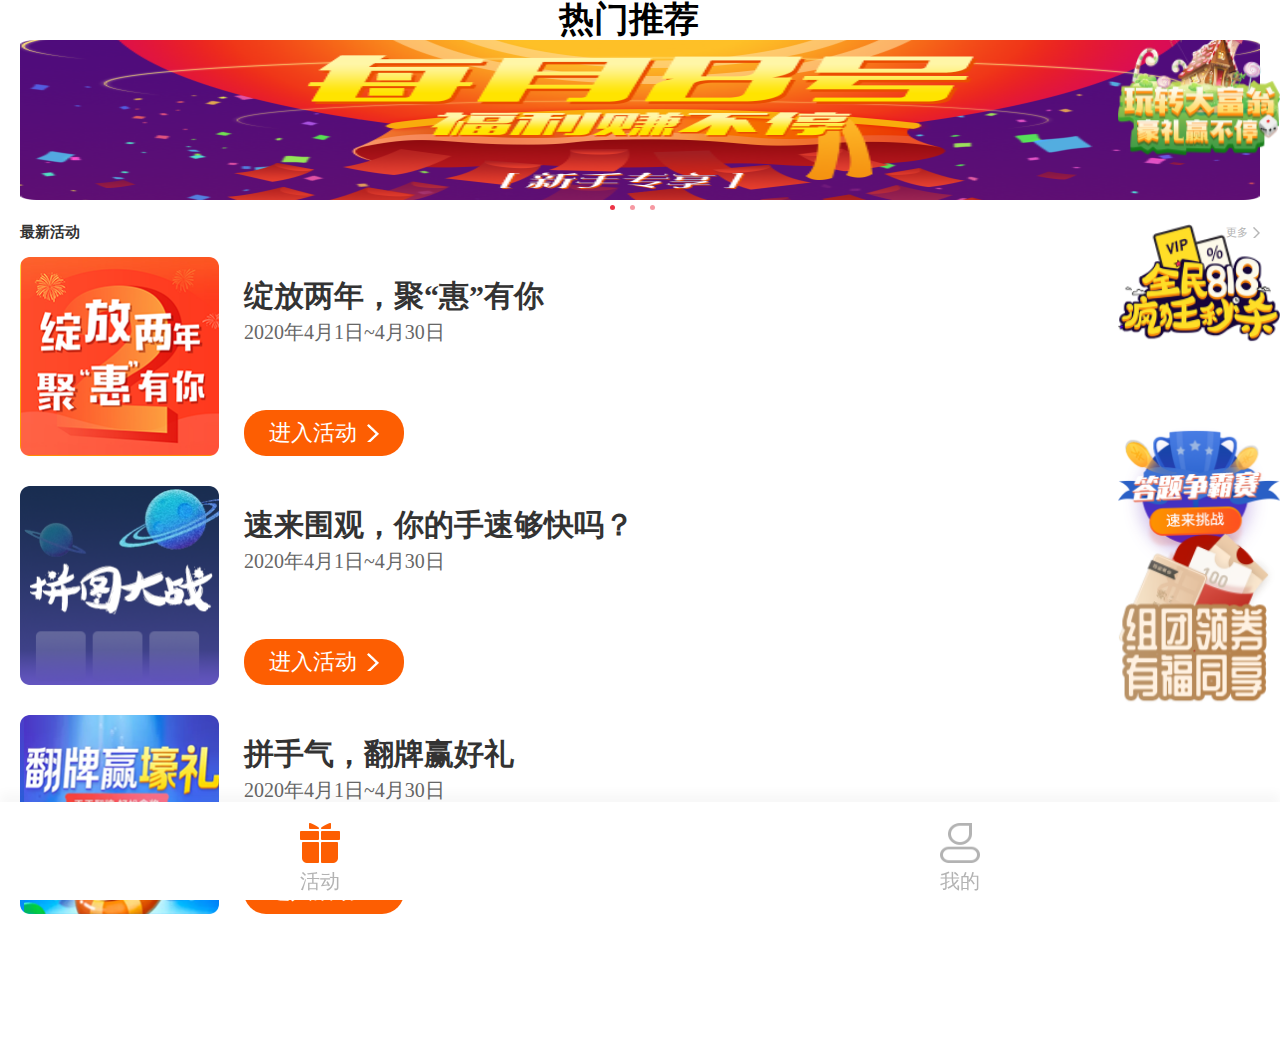
<file: index.html>
<!DOCTYPE html>
<html lang="en">
<head>
  <meta charset="UTF-8">
  <meta name="viewport" content="width=device-width, initial-scale=1.0">
  <meta http-equiv="X-UA-Compatible" content="ie=edge">
  <title>最新活动</title>
  <script src="js/jquery-3.3.1.min.js" type="text/javascript"></script>
  <link rel="stylesheet" href="css/style.css">
  <link rel="stylesheet" href="css/footer.css">
  <script src="./js/resize.js"></script>
</head>
<body>
	<header style="background: #FFFFFF">
		<!-- <img src="img/youjiantou@2x.png" onclick="window.history.go(-1);"/> -->
		<div class="title">热门推荐</div>
	</header>
	<div class="session">
		<div id="slider">
			<ul class="slides clearfix">
				<li><img class="responsive" src="img/banner/1.png"></li>
				<li><img class="responsive" src="img/banner/2.png"></li>
				<li><img class="responsive" src="img/banner/3.png"></li>
			</ul>
			<ul class="controls">
				<li><img src="img/prev.png" alt="previous"></li>
				<li><img src="img/next.png" alt="next"></li>
			</ul>
			<ul class="pagination">
				<li class="active"></li>
				<li></li>
				<li></li>
			</ul>
		</div>
		<div class="section">
			<div class="tag">
				<div class="name">最新活动</div>
				<div class="more">更多<i class="icon"></i></div>
			</div>
			<div class="item">
				<img src="img/1.png"/>
				<div class="desc">
					<div class="name">绽放两年，聚“惠”有你</div>
				  <div class="time">2020年4月1日~4月30日</div>
				  <a href="lottery.html">进入活动<i class="icon"></i></a>
				</div>
			</div>
			<div class="item">
				<img src="img/2.png"/>
				<div class="desc">
					<div class="name">速来围观，你的手速够快吗？</div>
				  <div class="time">2020年4月1日~4月30日</div>
				  <a href="picturePuzzle.html">进入活动<i class="icon"></i></a>
				</div>
			</div>
			<div class="item">
				<img src="img/3.png"/>
				<div class="desc">
					<div class="name">拼手气，翻牌赢好礼</div>
				  <div class="time">2020年4月1日~4月30日</div>
				  <a href="">进入活动<i class="icon"></i></a>
				</div>
			</div>
		</div>
		<div style="height:.98rem"></div>
		<div class="footer">
			<a href="index.html">
				<img src="img/gifta.png" >
				<div>活动</div>
			</a>
			<a href="user.html">
				<img src="img/user.png" >
				<div>我的</div>
			</a>	
		</div>
	</div>
	<a class="fixed" href="questions.html"><img src="./img/wenda/acc.png" ></a>
	<a class="fixed" style="bottom: 2.2rem;" href="group.html"><img src="./img/group/acc.png" ></a>
	<a class="fixed" style="bottom: 5.2rem;" href="seckill.html"><img src="./img/seckill/acc.png" ></a>
	<a class="fixed" style="bottom: 7.2rem;" href="monopoly.html"><img src="./img/monopoly/acc.png" ></a>
</body>
<script src="js/easySlider.min.js" type="text/javascript"></script>
<script type="text/javascript">
	$(function() {
			$("#slider").easySlider( {
				slideSpeed: 500,
				paginationSpacing: "15px",
				paginationDiameter: "12px",
				paginationPositionFromBottom: "20px",
				slidesClass: ".slides",
				controlsClass: ".controls",
				paginationClass: ".pagination"					
			});
			setInterval(function(){
				$('#slider .controls li:last-child').trigger('click');
			},3000);
			$("#slider .slides").on('swipeleft',function(){
				$('#slider .controls li:last-child').trigger('click');
			});
			$("#slider .slides").on('swiperight',function(){
				console.log(99);
				$('#slider .controls li:first-child').trigger('click');
			});
		});
</script>
	
</html>
</file>
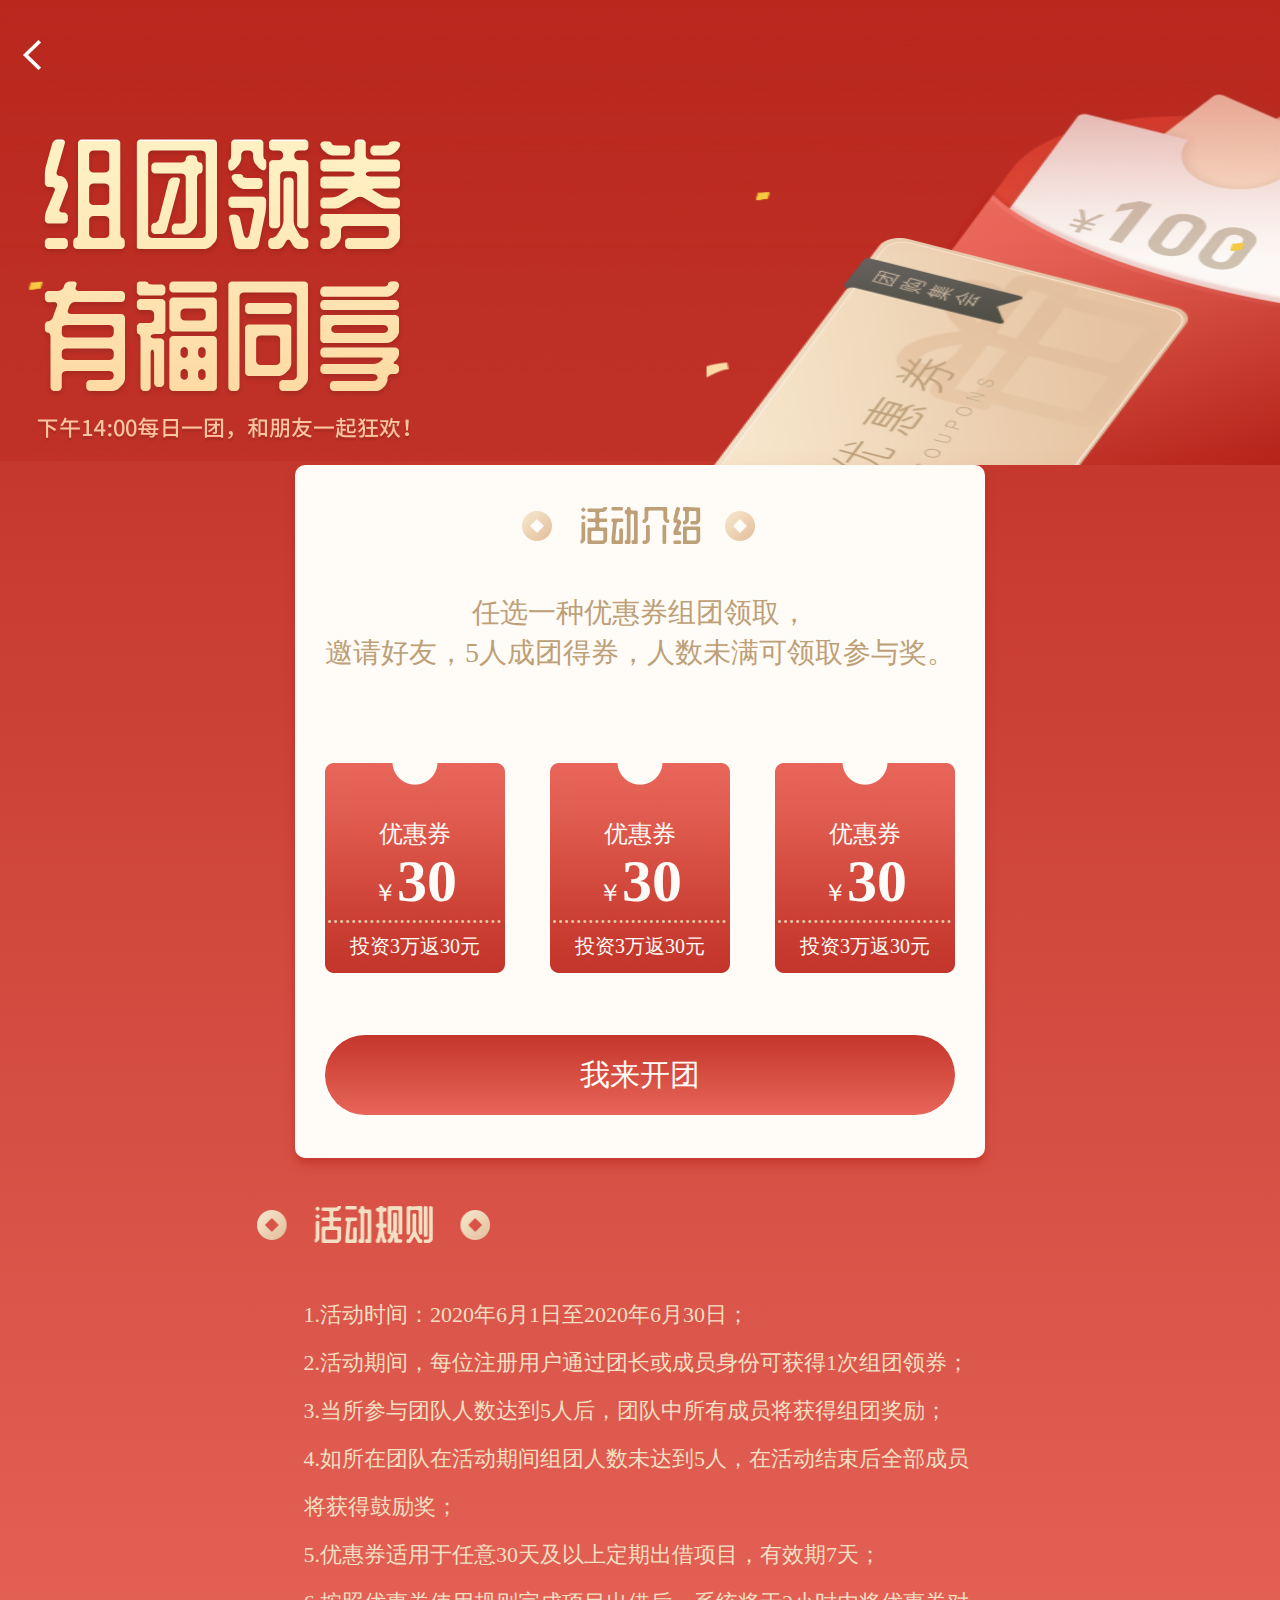
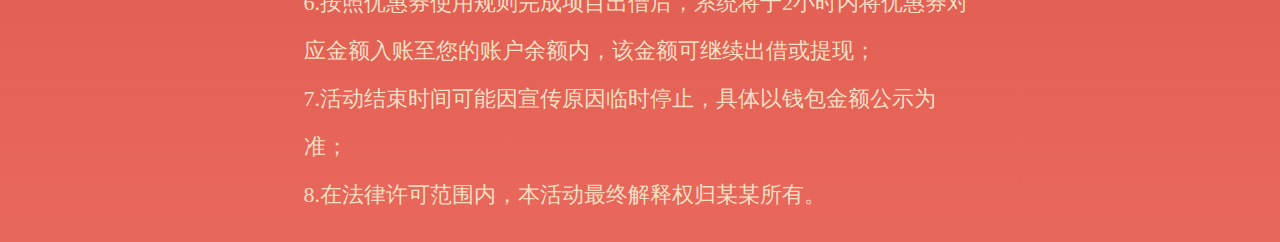
<file: group.html>
<!DOCTYPE html>
<html>
	<head>
		<meta charset="utf-8">
		<meta name="viewport" content="width=device-width, initial-scale=1.0">
		<title></title>
		<link rel="stylesheet" href="./css/start.css">
		<link rel="stylesheet" href="./css/group.css">
		<script src="./js/jquery-3.3.1.min.js"></script>
		<script src="./js/vue.min.js"></script>
		<script src="./js/resize.js"></script>
		<script src="./js/NativeShare.js"></script>
	</head>
	<body>
		<div id="app">
			<header>
				<img class="back" src="img/youjiantouW@2x.png" onclick="window.history.go(-1)">
				<img class="zt" src="img/group/zt.png">
			</header>
			<div class="content">
				<img class="js" src="img/group/js.png">
				<div class="desc">任选一种优惠券组团领取，
					邀请好友，5人成团得券，人数未满可领取参与奖。
				</div>
				<div class="clearfix quan">
					<div class="fl" :class="{action:action=='1'}">
						<img v-if="action=='1'" class="right" src="img/group/duihao2.png">
						<div class="title">优惠券</div>
						<div class="pp">￥<span id="price">30</span></div>
						<div class="tou">投资3万返30元</div>
					</div>
					<div class="fl" :class="{action:action=='2'}">
						<img v-if="action=='2'" class="right" src="img/group/duihao2.png">
						<div class="title">优惠券</div>
						<div class="pp">￥<span id="price">30</span></div>
						<div class="tou">投资3万返30元</div>
					</div>
					<div class="fl" :class="{action:action=='3'}">
						<img v-if="action=='3'" class="right" src="img/group/duihao2.png">
						<div class="title">优惠券</div>
						<div class="pp">￥<span id="price">30</span></div>
						<div class="tou">投资3万返30元</div>
					</div>
				</div>
				<div class="group" v-if="step>0">
					<div v-if="isgroup" class="isgroup">已成团</div>
					<div class="clearfix">
						<div class="pro fl">
							<img src="img/group/peo.png" alt="">
							<div class="tz">团长</div>
							<div class="name">**2618</div>
						</div>
						<div class="fl">
							<div class="say">团长说：</div>
							<div class="con">筒子们呀，都来一起参团吧！</div>
						</div>
					</div>
					<div class="line"></div>
					<div class="p">组团中，剩余4个名额，3天21小时候结束</div>
					<div class="list clearfix">
						<div class="item fl" v-for="(item,i) in list">
							<img :src="item.src" alt="">
							<div class="tz">好友</div>
							<div class="name">{{item.name}}</div>
						</div>
					</div>
				</div>
				<button type="button" @click="start" v-if="step==0">
					我来开团
				</button>
				<button type="button" @click="invite" v-if="step==1">
					邀请好友
				</button>
				<button type="button" @click="share" v-if="step==2">
					分享活动给好友
				</button>				
			</div>
			<footer>
				<img class="gz" src="img/group/gz.png">
				<div class="desc">1.活动时间：2020年6月1日至2020年6月30日；
					2.活动期间，每位注册用户通过团长或成员身份可获得1次组团领券；
					3.当所参与团队人数达到5人后，团队中所有成员将获得组团奖励；
					4.如所在团队在活动期间组团人数未达到5人，在活动结束后全部成员将获得鼓励奖；
					5.优惠券适用于任意30天及以上定期出借项目，有效期7天；
					6.按照优惠券使用规则完成项目出借后，系统将于2小时内将优惠券对应金额入账至您的账户余额内，该金额可继续出借或提现；
					7.活动结束时间可能因宣传原因临时停止，具体以钱包金额公示为准；
					8.在法律许可范围内，本活动最终解释权归某某所有。
				</div>
			</footer>
			<div class="overlay" v-if="overlay" @click="overlay=false;dialog=0;console.log(overlay)"></div>
			<div class="dialog d1" v-if="dialog=='1'">
				<div class="title">请选择一张团购券</div>
				<div class="clearfix quan">
					<div class="fl" :class="{action:action=='1'}">
						<img v-if="action=='1'" class="right" src="img/group/duihao2.png">
						<div class="title">优惠券</div>
						<div class="pp">￥<span id="price">30</span></div>
						<div class="tou">投资3万返30元</div>
					</div>
					<div class="fl" :class="{action:action=='2'}">
						<img v-if="action=='2'" class="right" src="img/group/duihao2.png">
						<div class="title">优惠券</div>
						<div class="pp">￥<span id="price">30</span></div>
						<div class="tou">投资3万返30元</div>
					</div>
					<div class="fl" :class="{action:action=='3'}">
						<img v-if="action=='3'" class="right" src="img/group/duihao2.png">
						<div class="title">优惠券</div>
						<div class="pp">￥<span id="price">30</span></div>
						<div class="tou">投资3万返30元</div>
					</div>
				</div>
				<div class="dd">活动期间只有1次开团/参团机会</div>
				<button type="button">分享活动给好友</button>
			</div>
			<div class="dialog d2" v-if="dialog=='2'">
				<div class="title">请选择一张团购券</div>
				<div class="clearfix quan">
					<div class="fl" :class="{action:action=='1'}" @click="choose(1)">
						<img v-if="action=='1'" class="right" src="img/group/duihao2.png">
						<div class="title">优惠券</div>
						<div class="pp">￥<span id="price">30</span></div>
						<div class="tou">投资3万返30元</div>
					</div>
					<div class="fl" :class="{action:action=='2'}" @click="choose(2)">
						<img v-if="action=='2'" class="right" src="img/group/duihao2.png">
						<div class="title">优惠券</div>
						<div class="pp">￥<span id="price">30</span></div>
						<div class="tou">投资3万返30元</div>
					</div>
					<div class="fl" :class="{action:action=='3'}" @click="choose(3)">
						<img v-if="action=='3'" class="right" src="img/group/duihao2.png">
						<div class="title">优惠券</div>
						<div class="pp">￥<span id="price">30</span></div>
						<div class="tou">投资3万返30元</div>
					</div>
				</div>
				<div class="dd">活动期间只有1次开团/参团机会</div>
				<button type="button" @click="sure">确认开团</button>
			</div>
			<div class="dialog d3" v-if="dialog=='3'">
				<div class="title">开团成功</div>
				<img class="imgg" src="./img/group/g1.png" >
				<button type="button" onclick="call('wechatFriend')" @click="step=2;dialog=0;">邀请好友参团</button>
			</div>
			<div class="dialog d4" v-if="dialog=='4'">
				<div class="title">参团成功</div>
				<img class="imgg" src="./img/group/g2.png" >
				<button type="button">邀请好友参团</button>
			</div>
		</div>
	</body>
	<script type="text/javascript">
		var app = new Vue({
			el: '#app',
			data: {
				btn: '我来开团',
				action: "0",
				isgroup:true,
				overlay:false,
				dialog:0,
				step:0, //步骤
				list:[
					{name:"**2456",src:"img/group/peo.png"},
					{name:"**2456",src:"img/group/peo.png"},
					{name:"剩余名额",src:"img/group/peo2.png"},
					{name:"剩余名额",src:"img/group/peo2.png"},
				],
			},
			methods: {
				start(){
					this.overlay=true;
					this.dialog=2;
				},
				choose(n){
					this.action=n;
				},
				sure(){
					if(this.action==0){
						alert("请选择一张团购券")
					}else{
						this.dialog=3;
						this.step=1;
					}
				},
				invite(){
					this.overlay=true;
					this.dialog=3;
				},
				

			}
		})
	</script>
	<script type="text/javascript">
		var nativeShare = new NativeShare()
		var shareData = {
			title: document.title,
			desc: window.location.href,
			// 如果是微信该link的域名必须要在微信后台配置的安全域名之内的。
			link: window.location.href,
			// icon: 'https://pic3.zhimg.com/v2-080267af84aa0e97c66d5f12e311c3d6_xl.jpg',
			// 不要过于依赖以下两个回调，很多浏览器是不支持的
			success: function() {
				alert('success')
			},
			fail: function() {
				alert('fail')
			}
		}
		nativeShare.setShareData(shareData)
		
		function call(command) {
			try {
				if(www()){
					alert('点击右上角分享')
				}else{
					nativeShare.call(command)
				}
			} catch (err) {
				// 如果不支持，你可以在这里做降级处理
				alert(err.message)
				console.log(www())
			}
		}
		
		function setTitle(title) {
			nativeShare.setShareData({
				title: title,
			})
		}
		function www(){
			var ua = window.navigator.userAgent.toLowerCase();
			if (ua.match(/MicroMessenger/i) == 'micromessenger') {
				return true; //是微信端
			} else {
				return false; //不是微信端
			}
		}
	</script>
</html>
</file>
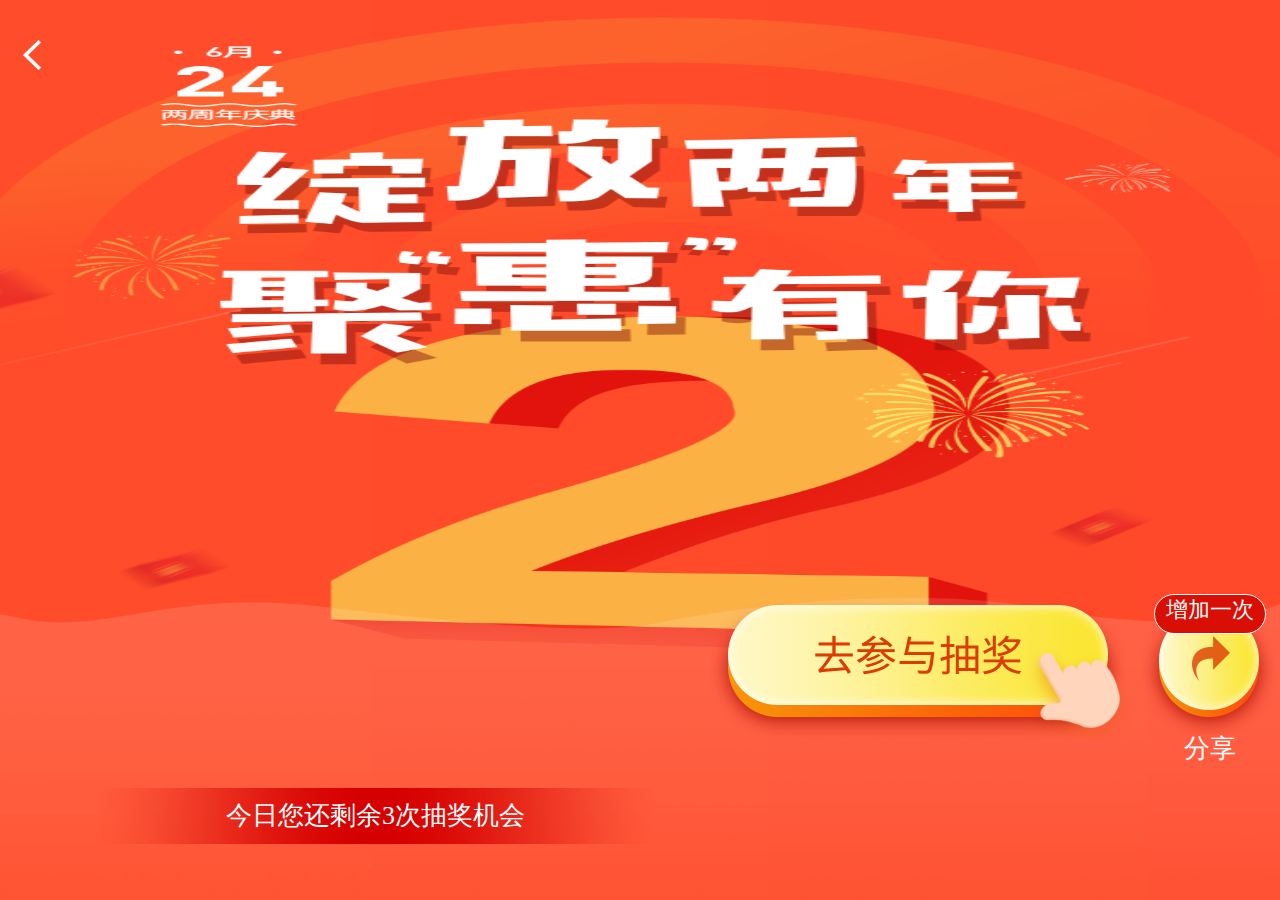
<file: lottery.html>
<!DOCTYPE html>
<html lang="en">
	<head>
		<meta charset="UTF-8">
		<meta name="viewport" content="width=device-width, initial-scale=1.0">
		<title>绽放两年 聚“惠”有你</title>
		<link rel="stylesheet" href="./css/lottery.css">
		<script src="./js/jquery-3.3.1.min.js"></script>
		<script src="./js/resize.js"></script>
		<script src="./js/NativeShare.js"></script>
	</head>
	<body>
		<div class="contant">
			<img class="back" src="img/youjiantouW@2x.png" onclick="back()">
			<div class="tab flex-end">
				<img class="join" src="img/join.png" onclick="push()">
				<div class="share" id="share" onclick="call('wechatFriend')">
					<p class="add">
						增加一次
					</p>
					<p class="fx">分享</p>
				</div>
			</div>
			<div class="footer">
				今日您还剩余3次抽奖机会
			</div>
		</div>
		<script type="text/javascript">
			function push() {
				window.location.href = "action.html";
			}

			function back() {
				window.history.go(-1);
			}
			var nativeShare = new NativeShare()
			var shareData = {
				title: document.title,
				desc: window.location.href,
				// 如果是微信该link的域名必须要在微信后台配置的安全域名之内的。
				link: window.location.href,
				// icon: 'https://pic3.zhimg.com/v2-080267af84aa0e97c66d5f12e311c3d6_xl.jpg',
				// 不要过于依赖以下两个回调，很多浏览器是不支持的
				success: function() {
					alert('success')
				},
				fail: function() {
					alert('fail')
				}
			}
			nativeShare.setShareData(shareData)

			function call(command) {
				try {
					if(www()){
						alert('点击右上角分享')
					}else{
						nativeShare.call(command)
					}
				} catch (err) {
					// 如果不支持，你可以在这里做降级处理
					alert(err.message)
					console.log(www())
				}
			}

			function setTitle(title) {
				nativeShare.setShareData({
					title: title,
				})
			}
			function www(){
				var ua = window.navigator.userAgent.toLowerCase();
				if (ua.match(/MicroMessenger/i) == 'micromessenger') {
					return true; //是微信端
				} else {
					return false; //不是微信端
				}
			}
		</script>
	</body>
</html>
</file>
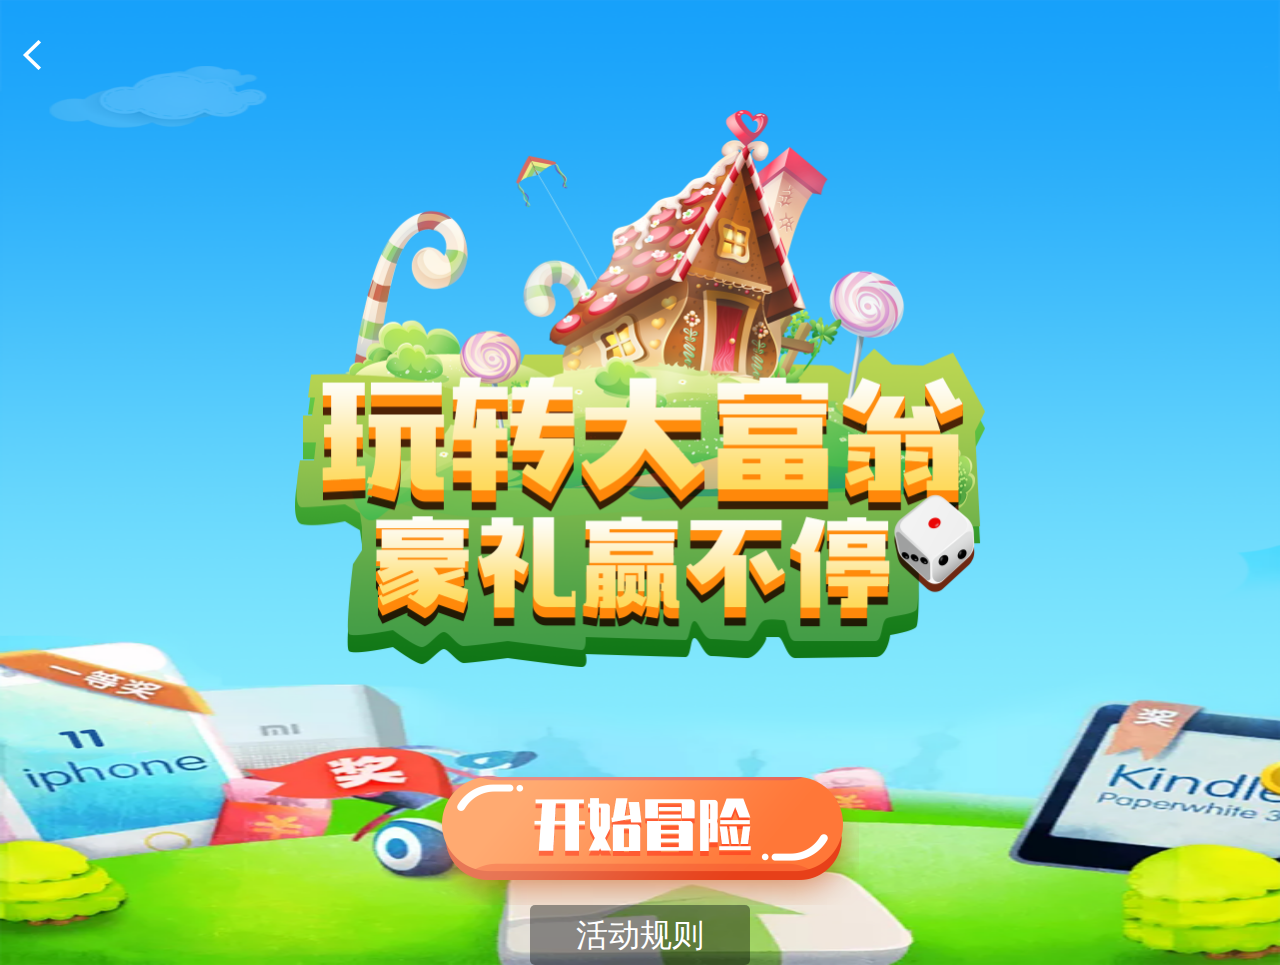
<file: monopoly.html>
<!DOCTYPE html>
<html>
	<head>
		<meta charset="utf-8">
		<meta name="viewport" content="width=device-width, initial-scale=1.0">
		<title></title>
		<link rel="stylesheet" href="./css/start.css">
		<style type="text/css">
			img.wen{
				margin: 0 auto;
				display: block;
				margin-top: 1.1rem;
			}
			p.gz{
				margin: 0 auto;
				width:2.2rem;
				height:0.6rem;
				background:rgba(0,0,0,0.4);
				border-radius:0.05rem;
				font-size:0.32rem;
				font-weight:400;
				text-align: center;
				line-height: 0.6rem;
			}
		</style>
		<script src="./js/jquery-3.3.1.min.js"></script>
		<script src="./js/resize.js"></script>
		<script src="./js/NativeShare.js"></script>
	</head>
	<body style="background:#fff url(img/monopoly/bg.png) no-repeat;background-size: 100% 100%">
		<img class="back" src="img/youjiantouW@2x.png" onclick="location.href='index.html'">
		<img class="wen" style="width: 6.9rem;" src="img/monopoly/wenan.png">
		<a href="monopoly2.html"><img class="wen" style="width: 4.38rem;" src="img/monopoly/button.png"></a>
		<p class="gz">活动规则</p>
	</body>
</html>
</file>
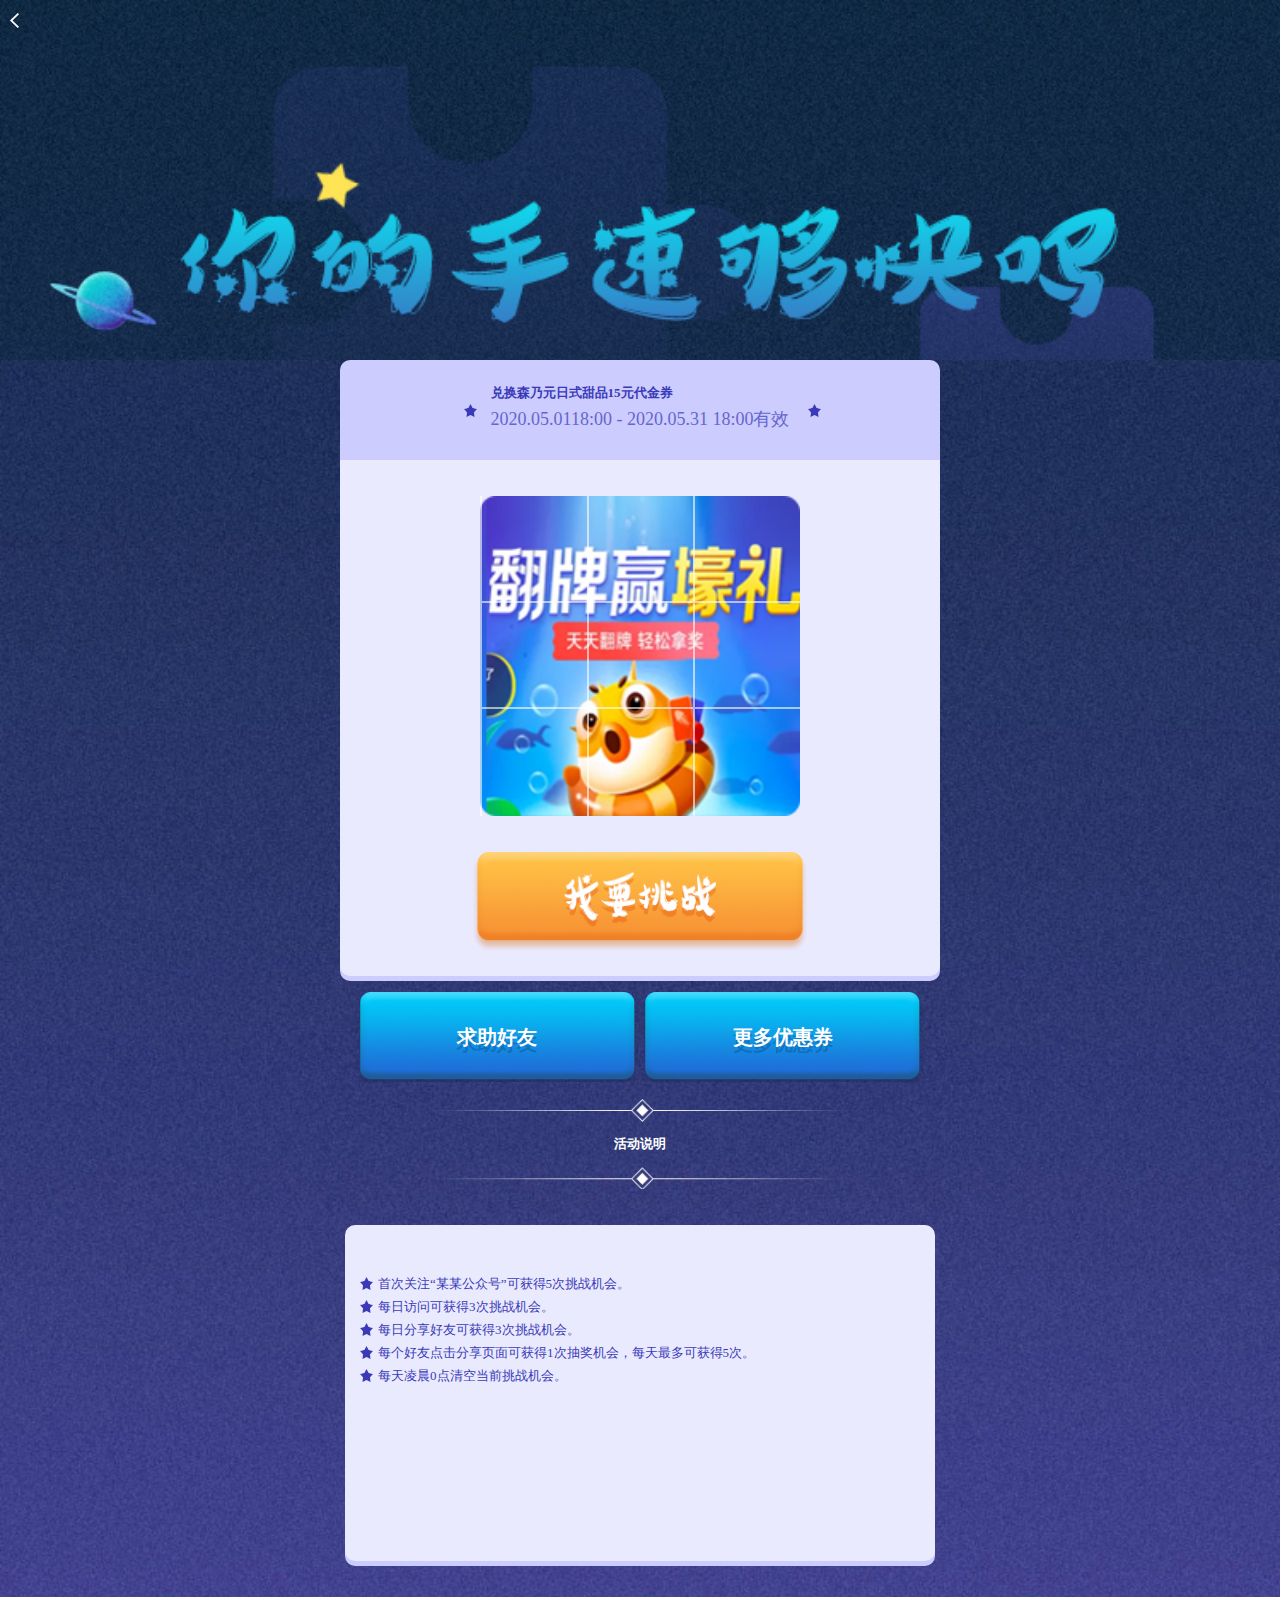
<file: picturePuzzle.html>
<!DOCTYPE html>
<html lang="en">
<head>
  <meta charset="UTF-8">
  <meta name="viewport" content="width=device-width, initial-scale=1.0">
  <meta http-equiv="X-UA-Compatible" content="ie=edge">
  <title>拼图</title>
  <link rel="stylesheet" href="css/style.css">
  <script src="./js/resize.js"></script>
</head>
<body>
	<header>
		<img src="img/youjiantouW@2x.png" onclick="window.history.go(-1);"/>
		<div class="title"></div>
	</header>
	<div class="session2">
		<div class="top"></div>
	  <div class="ptu">
	  	<div class="title">
	  		<i class="icon"></i>
	  		<div class="desc">
	  			<div class="name">兑换森乃元日式甜品15元代金券</div>
	  			<div class="ex">2020.05.0118:00 - 2020.05.31 18:00有效</div>
	  		</div>
	  		<i class="icon"></i>
	  	</div>
	  	<div class="ptumain">
	  		<div class="ptudg"></div>
	  		<div class="ptuimg">
	  			<ul>
	  				<li></li>
	  				<li></li>
	  				<li></li>
	  			</ul>
	  			<ul>
	  				<li></li>
	  				<li></li>
	  				<li></li>
	  			</ul>
	  			<ul>
	  				<li></li>
	  				<li></li>
	  				<li></li>
	  			</ul>
	  		</div>
	  		<div class="btn">
	  			<a href="picturePuzzle2.html">
	  				<img id="challenge" src="img/challenge.png"/>
	  			</a>
	  		</div>
	  	</div>
	  	<div class="button">
	  		<button>求助好友</button>
	  		<button>更多优惠券</button>
	  	</div>
	  	<div class="introduce" src="img/introduce.png">活动说明</div>
	  	<div class="ptudg"></div>
	  	<div class="introduce-info">
	  		<p style="padding-top: 0.47rem;"><i class="icon"></i>首次关注“某某公众号”可获得5次挑战机会。</p>
	  		<p><i class="icon"></i>每日访问可获得3次挑战机会。</p>
	  		<p><i class="icon"></i>每日分享好友可获得3次挑战机会。</p>
	  		<p><i class="icon"></i>每个好友点击分享页面可获得1次抽奖机会，每天最多可获得5次。</p>
	  		<p><i class="icon"></i>每天凌晨0点清空当前挑战机会。</p>
	  	</div>
	  	<div class="ptudg"></div>
	  </div>
	</div>
</body>

<script type="text/javascript">
	(function() {
		
	})()
</script>
	
</html>
</file>
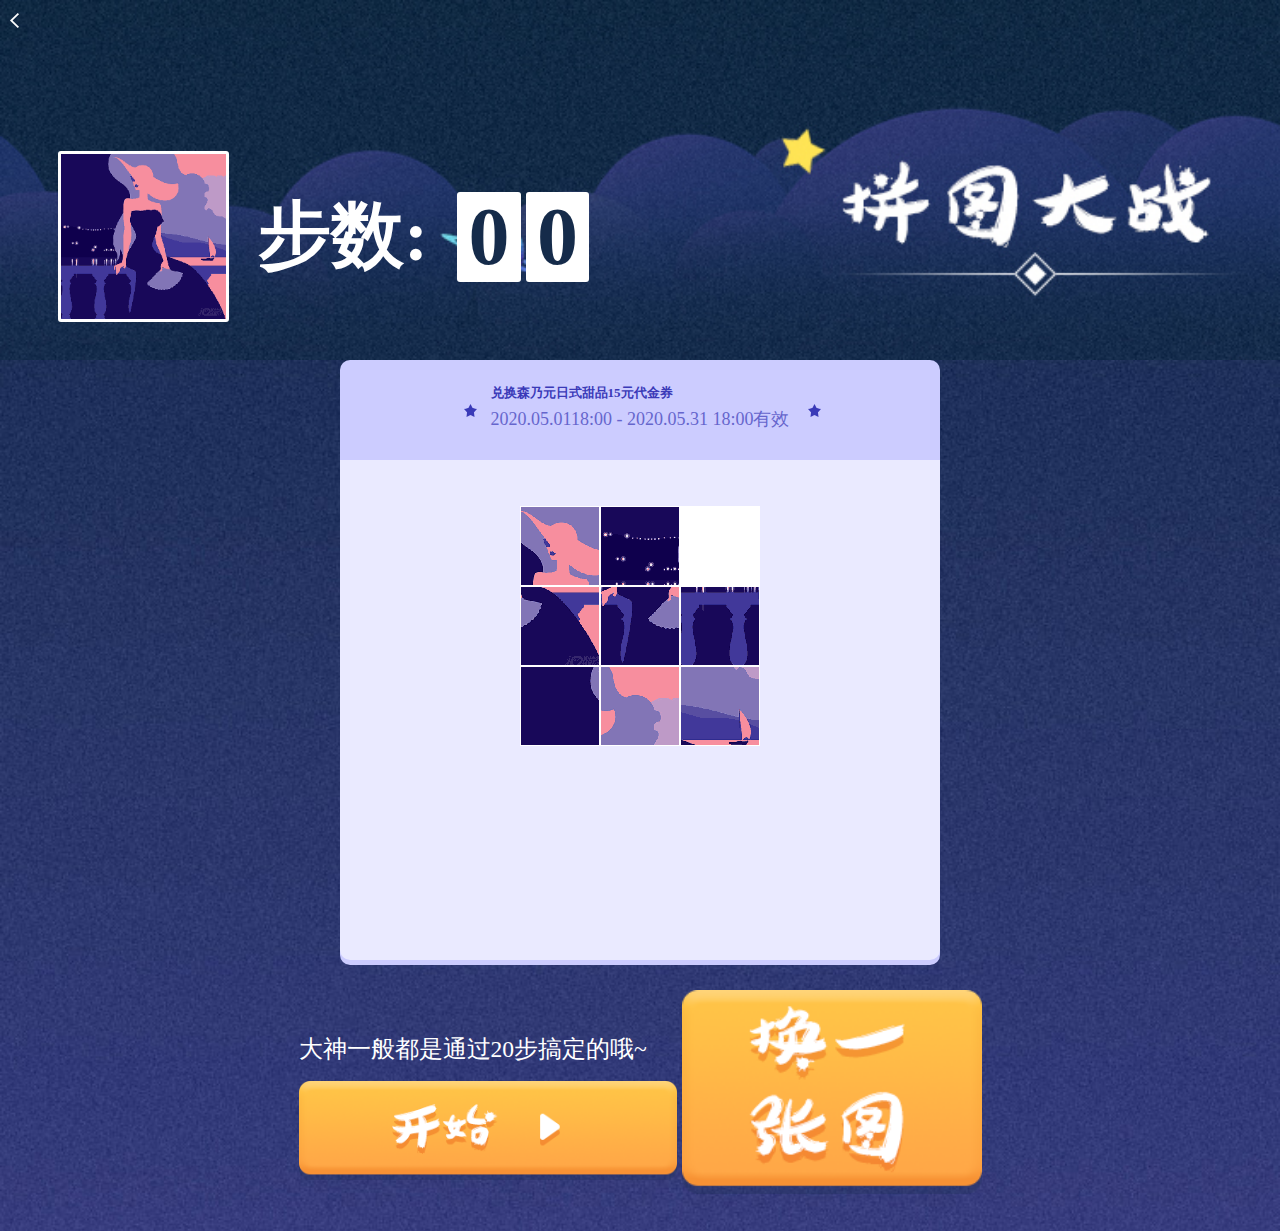
<file: picturePuzzle2.html>
<!DOCTYPE html>
<html lang="en">

	<head>
		<meta charset="UTF-8">
		<meta name="viewport" content="width=device-width, initial-scale=1.0">
		<meta http-equiv="X-UA-Compatible" content="ie=edge">
		<title>拼图游戏</title>
		<link rel="stylesheet" href="css/style.css">
		<script src="./js/resize.js"></script>
	</head>

	<body>
		<header>
			<img src="img/youjiantouW@2x.png" onclick="window.history.go(-1);"/>
			<div class="title"></div>
		</header>
		<div class="session2">
			<div class="top2">
				<div class="count">
					<img id="oriimg" src="" />
					<div class="stp">步数:</div>
					<div id="stpcount1" class="stpcount">0
					</div>
					<div id="stpcount2" class="stpcount">0
					</div>
				</div>
			</div>
			<div class="ptu">
				<div class="title">
					<i class="icon"></i>
					<div class="desc">
						<div class="name">兑换森乃元日式甜品15元代金券</div>
						<div class="ex">2020.05.0118:00 - 2020.05.31 18:00有效</div>
					</div>
					<i class="icon"></i>
				</div>
				<div class="ptumain">
					<div class="ptudg"></div>
					<div class="game-box">
						<div class="game" id="game">
							<div class='a1'></div>
							<div class='a2'></div>
							<div class='a3'></div>
							<div class='a4'></div>
							<div class='a5' id="while"></div>
							<div class='a6'></div>
							<div class='a7'></div>
							<div class='a8'></div>
							<div class='a9'></div>
						</div>
					</div>
					<div class="ptudg"></div>
				</div>
				<div class="btnopra">
					<div class="btndes">
						<p>大神一般都是通过<span id="bestcount">20</span>步搞定的哦~</p>
						<button id="start"></button>
					</div>
					<button id="changeimg"></button>
				</div>
				<div class="ptudg"></div>
			</div>
		</div>
		<div id="showtips" style="display: none;">
			<div class="tipsbox">
				<div style="width: 100%;height: 0.18rem;"></div>
				<div class="tipsbox2">
					<div class="playstptl">最短步数</div>
					<div id="playstp">--</div>
					<div class="playstpex">还差--步就能迈进大神行列不能忍，再来一战！</div>
					<button id="challengeagain">不服再战</button>
				</div>
			</div>
			<img id="hidebtn" src="img/guanbi.png" />
		</div>
	</body>
	<style>
		#showtips {
			z-index: 999;
			position: absolute;
			width: 100vw;
			height: 100vh;
			overflow: hidden;
			background: rgba(0, 0, 0, .6);
		}
		
		.tipsbox {
			width: 5.15rem;
			height: 6.51rem;
			background: rgba(234, 234, 255, 1);
			margin: 45% auto 0;
		}
		
		.tipsbox2 {
			width: 4.78rem;
			height: 6.15rem;
			border: 1px solid rgba(60, 64, 136, 1);
			margin: 0px auto;
			text-align: center;
		}
		
		.playstptl {
			height: 0.436rem;
			font-size: 0.436rem;
			font-family: Source Han Sans CN;
			font-weight: bold;
			color: rgba(60, 64, 136, 1);
			margin: 0.436rem auto 0;
		}
		
		#playstp {
			height: 1rem;
			font-size: 1.36rem;
			font-family: DIN;
			font-weight: bold;
			color: rgba(247, 145, 52, 1);
			line-height: 0.6rem;
			margin: 0.6rem auto 0;
		}
		
		.tipsbox2 button {
			width: 3.69rem;
			height: 0.9rem;
			background: rgba(60, 64, 136, 1);
			border-radius: 6px;
			font-size: 0.363rem;
			font-family: Source Han Sans CN;
			font-weight: bold;
			color: rgba(255, 255, 255, 1);
			margin: 0.6rem auto 0;
		}
		
		.playstpex {
			font-size: 0.32rem;
			font-family: Source Han Sans CN;
			font-weight: 400;
			color: rgba(60, 64, 136, 1);
			line-height: 0.436rem;
			margin: 0.945rem auto 0;
		}
		
		#hidebtn {
			width: 30px;
			height: 30px;
			margin: 15px auto 0;
			display: flex;
		}
	</style>
	<script type="text/javascript">
		(function() {
			//图片常量
			const imgarr = ['t1', 't2', 't3', 't4']
			//创建初始常量
			// const arr=['a1','a2','a3','a4','a5','a6','a7','a8','a9'];
			const arr = [{
				left: '0px',
				top: '0px',
			}, {
				left: '80px',
				top: '0px'
			}, {
				left: '160px',
				top: '0px'
			}, {
				left: '0px',
				top: '80px'
			}, {
				left: '80px',
				top: '80px'
			}, {
				left: '160px',
				top: '80px'
			}, {
				left: '0px',
				top: '160px'
			}, {
				left: '80px',
				top: '160px'
			}, {
				left: '160px',
				top: '160px'
			}]
			//备用变量用于随机
			let arr1 = arr.concat()
			//sort方法随机数组,=>函数是es6高级写法,相当于function(){}
			arr1.sort(() => {
				return Math.random() - 0.5;
			})
			// console.log(arr1)
			let stpcount = 0;
			let stpclick = false;
			//创建构造函数,es6语法糖写法
			class Puzzle {
				constructor(arr, arr1) {
					this.list = arr;
					this.rlist = arr1;

				}
				//原型里添加函数,随机拼图
				disor() {
					//获取所有拼图标签
					let game = document.querySelectorAll('#game div');
					//获取空白位置
					let lucency = document.querySelector('#while')
					let con = this.list;
					//遍历所有标签并为其添加left和top
					for(let i = 0; i < game.length; i++) {

						// console.log(this.rlist[i])
						game[i].style.left = this.rlist[i].left
						game[i].style.top = this.rlist[i].top

						//给每个div加鼠标按下事件
						// game[i].offsetLeft
						game[i].onclick = function() {
							if(!stpclick) {
								return;
							}
							//添加拖动事件	
							// this.onmousemove=function(){
							//拿到空白位置的left值
							let pleft = lucency.offsetLeft
							//拿到空白位置的top值
							let ptop = lucency.offsetTop
							//获取点击方块的left
							let gleft = this.offsetLeft;
							//获取点击方块的top
							let gtop = this.offsetTop

							//判断其高度宽度差距决定是否移动位置
							console.log(gleft,pleft)
							console.log(gtop,ptop)
							if(gleft - pleft <= 80 && gleft - pleft > 0 && gtop == ptop || pleft - gleft <= 80 && pleft - gleft > 0 && gtop == ptop) {
								this.style.left = pleft + 'px';
								lucency.style.left = gleft + 'px';
								stpcount += 1;
								countupdate(stpcount);
							} else if(gtop - ptop <= 80 && gtop - ptop > 0 && gleft == pleft || ptop - gtop <= 80 && ptop - gtop > 0 && gleft == pleft) {
								this.style.top = ptop + 'px';
								lucency.style.top = gtop + 'px';
								stpcount += 1;
								countupdate(stpcount);
							}

							// };
							//创建一个数组做记录
							let a = []
							for(let j = 0; j < con.length; j++) {

								// console.log('conleft',con[j].left)
								// console.log('game',game[j].style.left)
								//不断与原数组做比较,如果符合就给数组a加一位数
								if(con[j].left == game[j].style.left && con[j].top == game[j].style.top) {
									a.push(j);
									if(a.length == con.length) {
										//全部符合就显示隐藏模块
										lucency.style.opacity = '1';
										game[j].onclick = null;
										document.querySelectorAll('#showtips')[0].style.display = 'block';
									}
								}
							}
							console.log(a)

						}
						// //添加鼠标弹起事件
						// game[i].onmouseup=function(){
						// 	//取消拖动事件
						// 	this.onmousemove=null
						// };

					}

				}
				//随机图片
				img(imgarr) {
					//获取所有拼图标签
					let game = document.querySelectorAll('#game div');
					//随机图片
					let tu = imgarr[Math.floor(Math.random() * (imgarr.length))];
					//遍历所有拼图div标签
					for(let k = 0; k < this.rlist.length; k++) {

						//给每个div更改背景图片
						game[k].style.backgroundImage = ' url("./img/pintu/' + tu + '.png")';
					}
					document.querySelectorAll('#oriimg')[0].src = './img/pintu/' + tu + '.png';
				}
			}
			//实例化构造函数
			let pbreak = new Puzzle(arr, arr1);
			//调用随机图片方法
			pbreak.img(imgarr);
			//调用拼图方法
			pbreak.disor();
			//计数清零
			function countclear() {
				stpcount = 0;
				countupdate(stpcount);
			}

			function countupdate(data) {
				data = data > 99 ? 99 : data;
				let tmp = data < 10 ? ("0" + data) : ("" + data);
				document.querySelectorAll('#stpcount1')[0].innerHTML = tmp.substr(0, 1);
				document.querySelectorAll('#stpcount2')[0].innerHTML = tmp.substr(1, 1);
			}
			document.querySelector('#start').onclick = function() {
				stpclick = true;
			}
			document.querySelector('#changeimg').onclick = function() {
				pbreak.img(imgarr);
				pbreak.disor();
				countclear();
				stpclick = false;
			}
			document.querySelector('#challengeagain').onclick = function() {
				document.querySelectorAll('#showtips')[0].style.display = 'none';
			}
			document.querySelector('#hidebtn').onclick = function() {
				document.querySelectorAll('#showtips')[0].style.display = 'none';
			}
		})()
	</script>

</html>
</file>
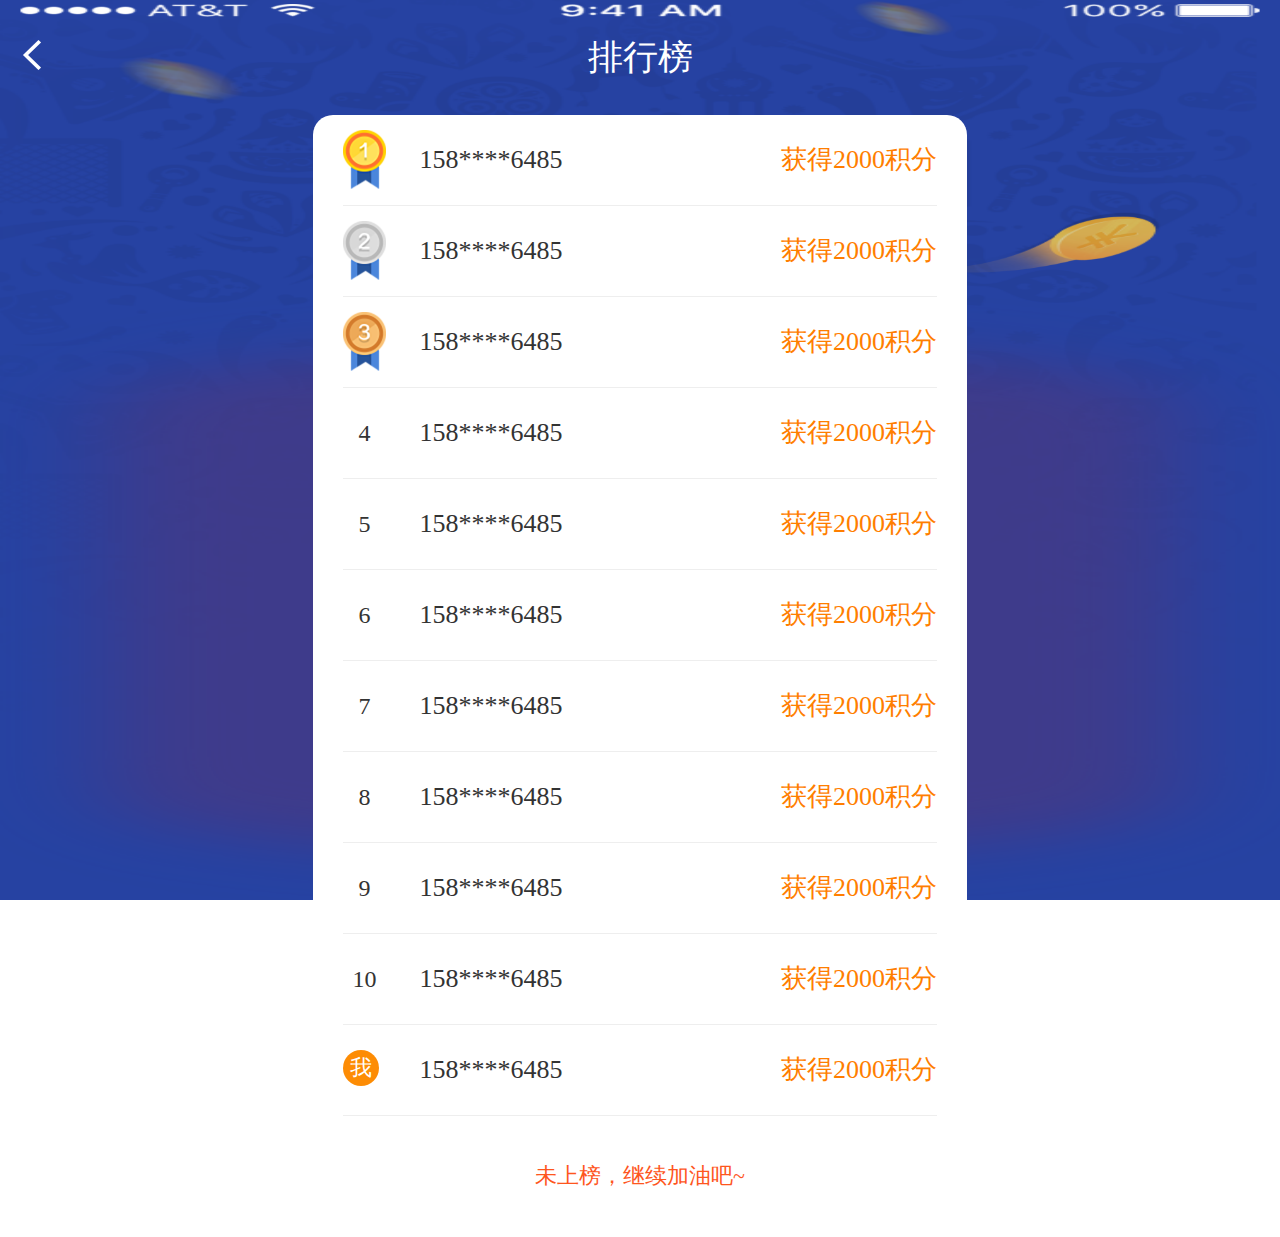
<file: questions4.html>
<!DOCTYPE html>
<html>
	<head>
		<meta charset="utf-8">
		<meta name="viewport" content="width=device-width, initial-scale=1.0">
		<title></title>
		<link rel="stylesheet" href="./css/start.css">
		<link rel="stylesheet" href="./css/questions.css">
		<script src="./js/jquery-3.3.1.min.js"></script>
		<script src="./js/resize.js"></script>
		<script src="./js/NativeShare.js"></script>
	</head>
	<body style="background-image: url(img/wenda/bg1.png);">
		<img class="back" src="img/youjiantouW@2x.png" onclick="window.history.go(-1)">
		<header>排行榜</header>
		<ul class="list">
			<li class="item">
				<div class="left"><img src="img/wenda/1.png" ></div>
				<div class="center">158****6485</div>
				<div class="right">获得2000积分</div>
			</li>
			<li class="item">
				<div class="left"><img src="img/wenda/2.png" ></div>
				<div class="center">158****6485</div>
				<div class="right">获得2000积分</div>
			</li><li class="item">
				<div class="left"><img src="img/wenda/3.png" ></div>
				<div class="center">158****6485</div>
				<div class="right">获得2000积分</div>
			</li><li class="item">
				<div class="left">4</div>
				<div class="center">158****6485</div>
				<div class="right">获得2000积分</div>
			</li><li class="item">
				<div class="left">5</div>
				<div class="center">158****6485</div>
				<div class="right">获得2000积分</div>
			</li><li class="item">
				<div class="left">6</div>
				<div class="center">158****6485</div>
				<div class="right">获得2000积分</div>
			</li><li class="item">
				<div class="left">7</div>
				<div class="center">158****6485</div>
				<div class="right">获得2000积分</div>
			</li><li class="item">
				<div class="left">8</div>
				<div class="center">158****6485</div>
				<div class="right">获得2000积分</div>
			</li><li class="item">
				<div class="left">9</div>
				<div class="center">158****6485</div>
				<div class="right">获得2000积分</div>
			</li><li class="item">
				<div class="left">10</div>
				<div class="center">158****6485</div>
				<div class="right">获得2000积分</div>
			</li><li class="item">
				<div class="left"><div class="wo">我</div></div>
				<div class="center">158****6485</div>
				<div class="right">获得2000积分</div>
			</li>
			<div class="bottom">未上榜，继续加油吧~</div>
		</ul>
	</body>
</html>
</file>
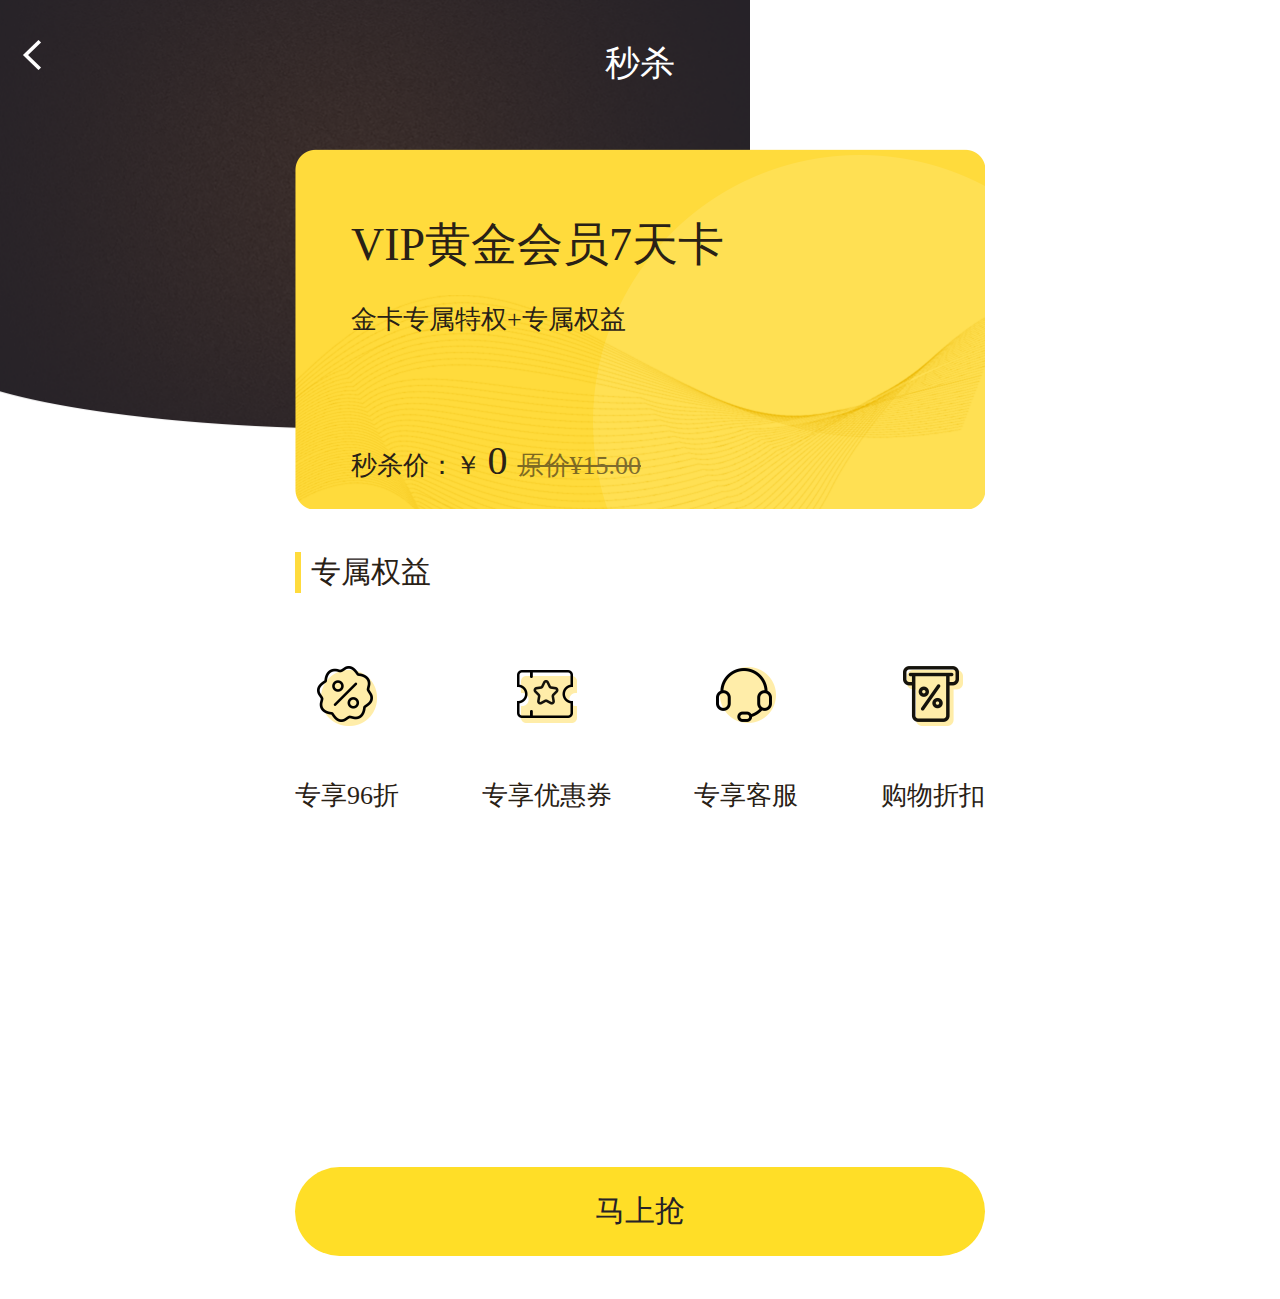
<file: seckill2.html>
<!DOCTYPE html>
<html>
	<head>
		<meta charset="utf-8">
		<meta name="viewport" content="width=device-width, initial-scale=1.0">
		<title></title>
		<link rel="stylesheet" href="./css/start.css">
		<link rel="stylesheet" href="./css/seckill.css">
		<script src="./js/jquery-3.3.1.min.js"></script>
		<script src="./js/vue.min.js"></script>
		<script src="./js/resize.js"></script>
		<script src="./js/NativeShare.js"></script>
	</head>
	<body style="background:#fff url(img/seckill/bg.png) no-repeat;background-size: 7.5rem 4.3rem;">
		<div id="app">
			<img class="back" src="img/youjiantouW@2x.png" onclick="window.history.go(-1)">
			<div class="sec">秒杀</div>
			<div class="con">
				<div class="tit">VIP黄金会员7天卡</div>
				<div class="dec">金卡专属特权+专属权益</div>
				<div class="pir">
					秒杀价：￥ 
					<span id="pirce">0 </span> 
					<span id="oldprice">原价¥15.00</span>
				</div>
			</div>
			<div class="exclusive">
				<div class="tit">专属权益</div>
				<div class="mlist flex-between">
					<div class="item">
						<img src="img/seckill/t3.png" alt="">
						<div>专享96折</div>
					</div>
					<div class="item">
						<img src="img/seckill/t2.png" alt="">
						<div>专享优惠券</div>
					</div>
					<div class="item">
						<img src="img/seckill/t4.png" alt="">
						<div>专享客服</div>
					</div>
					<div class="item">
						<img src="img/seckill/t1.png" alt="">
						<div>购物折扣</div>
					</div>
				</div>
				<button type="button" @click="overlay=true;dialog=1">
					{{btn}}
				</button>
			</div>
			<div class="overlay" v-if="overlay" @click="overlay=false;dialog=0"></div>
			<div class="dialog" v-if="dialog=='1'">
				<div class="title">恭喜您，秒杀成功！ </div>
				<div class="card">
					<div class="a flex-between">
						<div class="b">免费</div>
						<div class="c">
							<div class="tit">VIP黄金会员7天卡</div>
							<div class="dec">金卡专属特权+专属权益</div>
						</div>
					</div>
				</div>
				<div class="desc">卡券已存入我的钱包，请在有效期内使用</div>
				<div class="look">去查看</div>
				<img class="close" src="img/guanbi.png" @click="overlay=false;dialog=0" >
			</div>
		</div>
	</body>
	<script type="text/javascript">
		var app = new Vue({
			el: '#app',
			data: {
				btn: '马上抢',
				overlay:false,
				dialog: 0,
			},
			methods: {

			}
		})
	</script>

</html>
</file>
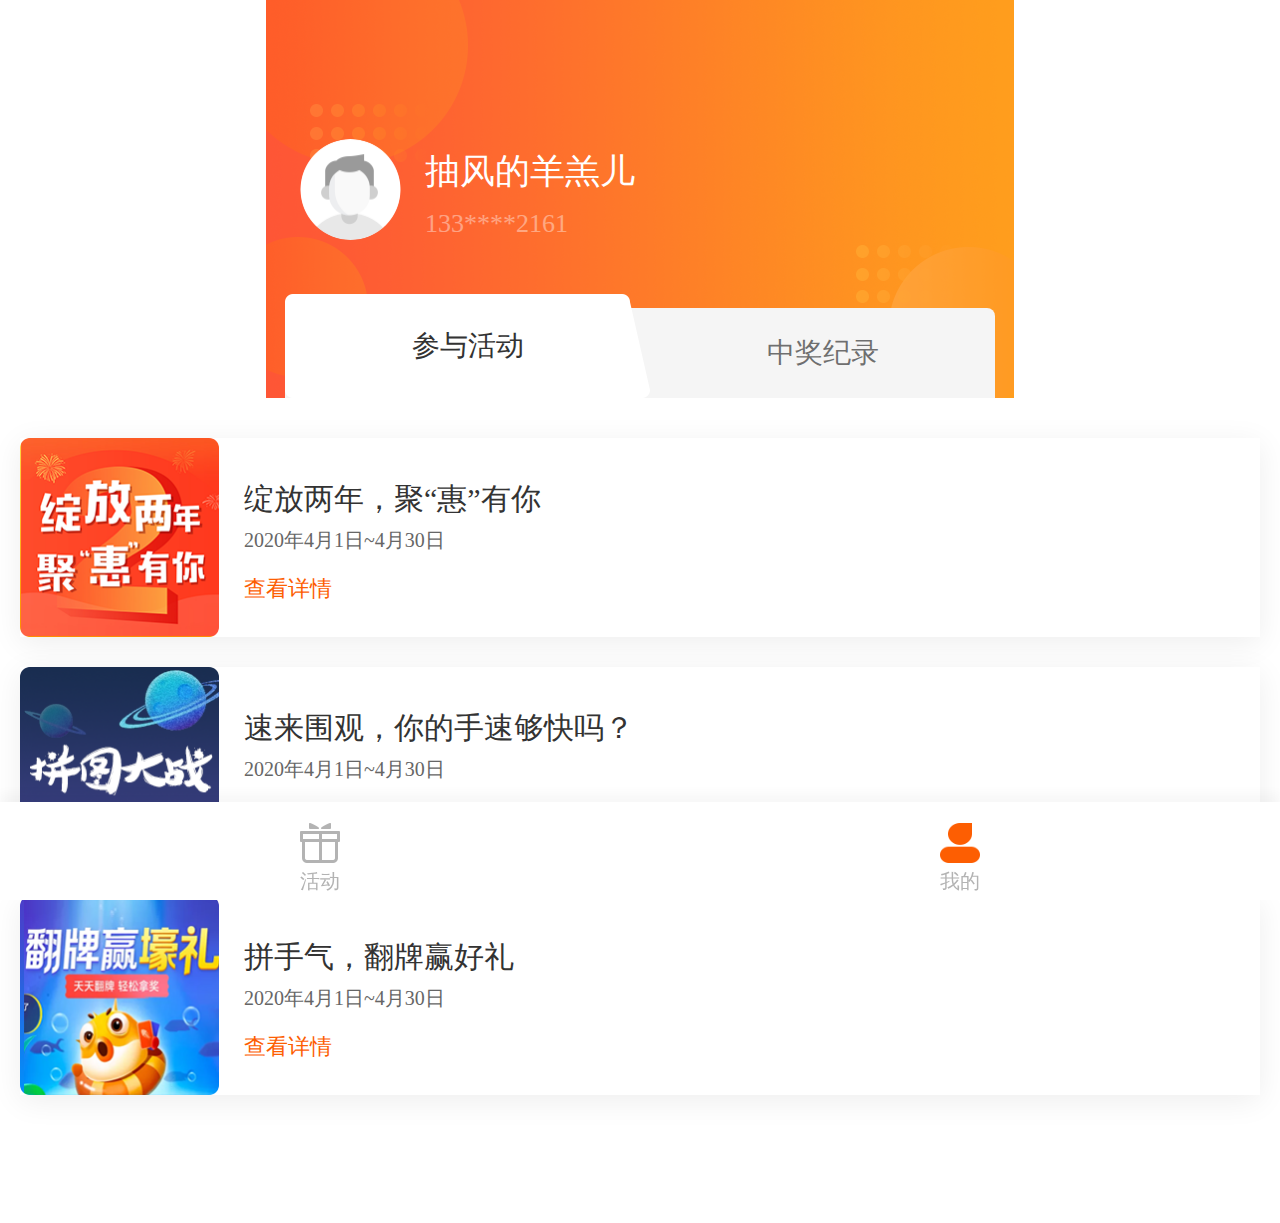
<file: user.html>
<!DOCTYPE html>
<html>
	<head>
		<meta charset="utf-8">
		<meta name="viewport" content="width=device-width, initial-scale=1.0">
		<title></title>
		<script src="js/jquery-3.3.1.min.js" type="text/javascript"></script>
		<link rel="stylesheet" href="css/user.css">
		<link rel="stylesheet" href="css/footer.css">
		<script src="./js/resize.js"></script>
	</head>
	<body>
		<div class="user">
			<div class="head ">
				<div class="flex-start">
					<img src="img/head.png">
					<div>
						<h2 class="name">抽风的羊羔儿</h2>
						<p class="phone">133****2161</p>
					</div>
				</div>
				<div class="tab flex-start">
					<span class="onl left" onclick="show('a')">参与活动</span>
					<span class="no right" onclick="show('b')">中奖纪录</span>
				</div>
			</div>
			<div id="a" class="section a" >
				<div class="item">
					<img src="img/1.png" />
					<div class="desc">
						<div class="name">绽放两年，聚“惠”有你</div>
						<div class="time">2020年4月1日~4月30日</div>
						<a href="lottery.html">查看详情</a>
					</div>
				</div>
				<div class="item">
					<img src="img/2.png" />
					<div class="desc">
						<div class="name">速来围观，你的手速够快吗？</div>
						<div class="time">2020年4月1日~4月30日</div>
						<a href="picturePuzzle.html">查看详情</a>
					</div>
				</div>
				<div class="item">
					<img src="img/3.png" />
					<div class="desc">
						<div class="name">拼手气，翻牌赢好礼</div>
						<div class="time">2020年4月1日~4月30日</div>
						<a href="">查看详情</a>
					</div>
				</div>
			</div>
			<div id="b" class="section b none">
				<div class="item">
					<img src="img/ph.png" />
					<div class="desc">
						<div class="name">2019款新款Apple 11 手机一台</div>
						<div class="time"><span class="rq">2020-4-12</span> </div>
					</div>
				</div>
				<div class="item">
					<img src="img/3000.png" />
					<div class="desc">
						<div class="name">3000元交易金</div>
						<div class="time"><span class="rq">2020-4-12</span> <span class="tb"><span></span>限购买家电，满15000元使用</span></div>
					</div>
				</div>
				<div class="item">
					<img src="img/100.png" />
					<div class="desc">
						<div class="name">100元冲刺红包</div>
						<div class="time"><span class="rq">2020-4-12</span> <span class="tb"><span></span>限购买家电，满15000元使用</span></div>
					</div>
				</div>
			</div>


		</div>
		<div style="height: .98rem;"></div>
		<div class="footer">
			<a href="index.html">
				<img src="img/gift.png">
				<div>活动</div>
			</a>
			<a href="user.html">
				<img src="img/ua.png">
				<div>我的</div>
			</a>
		</div>
	</body>
	
	<script type="text/javascript">
		function show(id){
			if(id == "a"){
				$("#a").removeClass("none");
				$("#b").addClass("none");
				$(".left").addClass("onl");
				$(".left").removeClass("no");
				$(".right").addClass("no");
				$(".right").removeClass("onr");
			}else{
				$("#b").removeClass("none");
				$("#a").addClass("none");
				$(".right").addClass("onr");
				$(".right").removeClass("no");
				$(".left").addClass("no");
				$(".left").removeClass("onl");
			}
		}
	</script>
</html>
</file>
<file: css/style.css>
/*--------------SLIDER----------------*/

body {
	margin: 0 auto;
}
* {
	margin: 0;
	padding: 0;
}


ul {
	list-style-type: none !important;
	margin-block-start: 0 !important;
	margin-block-end: 0 !important;
	margin-inline-start: 0px !important;
	margin-inline-end: 0px !important;
	padding-inline-start: 0 !important;
}
.fixed{
	width: 1.62rem;
	height: 1.56rem;
	position: fixed;
	right: 0;
	bottom: 3.2rem;
}
.fixed img{
	width: 100%;
}
header {
	position: fixed;
	width: 100%;
	height: 40px;
	top: 0;
	z-index: 999;
}

header img {
	width: 9px;
	height: 15px;
	padding-top: 13px;
	float: left;
	margin-left: 10px;
}

header .title {
	width: calc(100% - 13px - 10px);
	font-size: 0.35rem;
	height: 100%;
	font-family: Source Han Sans CN;
	font-weight: 700;
	color: rgba(0, 0, 0, 1);
	line-height: 40px;
	text-align: center;
}

.session {
	/* position: absolute;
	top: 40px;
	width: calc(100% - 20px);
	left: 10px; */
	margin-top: 40px;
	padding: 0 .2rem;
}

#slider {
	margin: 10px auto;
	width: 100%;
	border-radius: 5px;
	box-sizing: border-box;
	overflow-y: visible !important;
}

#slider .slides {
	height: 160px;
	overflow: hidden;
}

#slider .slides li {
	height: 100%;
}

#slider .controls {
	display: none !important;
}


/*--------------CONTROLS--------------*/


/*position controls*/

.controls li {
	top: 50%;
	margin-top: -30px
}

.controls li:nth-child(1) {
	left: 0;
}

.controls li:nth-child(2) {
	right: 0;
}


/*------------PAGINATION------------*/


/*style pagination*/

.pagination {
	left: auto !important;
	margin: 0 auto !important;
	display: flex !important;
	align-items: center !important;
	justify-content: center !important;
	bottom: auto !important;
	padding-top: 5px !important;
}

.pagination li {
	width: 5px !important;
	height: 5px !important;
	background: rgba(237, 52, 70, 1);
	opacity: 0.5;
	border-radius: 50% !important;
}

.pagination li.active {
	background: rgba(237, 52, 70, 1);
	opacity: 1;
}


/*-------------HELPERS----------------*/

.responsive {
	width: 100%;
	height: 100%;
}

.clearfix:after {
	content: "";
	display: table;
	clear: both;
}


/********/

.tag {
	display: flex;
	align-items: center;
	justify-content: space-between;
}

.tag .name {
	height: 24px;
	font-size: 15px;
	font-family: FZLanTingHei-DB-GBK;
	font-weight: 600;
	color: rgba(51, 51, 51, 1);
	line-height: 24px;
}

.tag .more {
	font-size: 11px;
	font-family: Microsoft YaHei;
	font-weight: 400;
	color: rgba(178, 178, 178, 1);
	display: flex;
	align-items: center;
}

.tag .icon:after {
	content: " ";
	display: block;
	height: 11px;
	width: 7px;
	background: url(../img/youjiantouR@2x.png) no-repeat;
	background-size: 100%;
	margin-left: 5px;
}

.item {
	width: 100%;
	display: flex;
	align-items: flex-end;
	margin: 13px 0 30px;
}

.item img {
	width: 1.99rem;
	height: 1.99rem;
	border-radius: 0.08rem;
}

.item .desc {
	margin-left: 0.25rem;
}

.item .name {
	height: 0.36rem;
	font-size: 0.3rem;
	font-family: Source Han Sans CN;
	font-weight: 600;
	color: rgba(51, 51, 51, 1);
	line-height: 0.36rem;
}

.item .time {
	height: 0.36rem;
	font-size: 0.2rem;
	font-family: FZLanTingHei-R-GBK;
	font-weight: 400;
	color: rgba(102, 102, 102, 1);
	line-height: 0.36rem;
}

.item a {
	margin-top: 0.6rem;
	width: 1.6rem;
	height: 0.46rem;
	background: rgba(253, 94, 2, 1);
	border-radius: 0.22rem;
	border: 0;
	font-size: 0.22rem;
	line-height: 0.46rem;
	font-family: FZLanTingHei-R-GBK;
	font-weight: 400;
	color: rgba(255, 255, 255, 1);
	display: flex;
	align-items: center;
	box-sizing: border-box;
	padding: 0;
	justify-content: center;
	text-decoration: none;
}

.item a .icon:after {
	content: " ";
	margin-left: 0.1rem;
	display: block;
	height: 0.18rem;
	width: 0.12rem;
	background: url(../img/youjiantouR2@2x.png) no-repeat;
	background-size: 100%;
}


/*拼图*/

.session2 {
	position: absolute;
	top: 0px;
}

.top {
	position: absolute;
	top: 0px;
	background: url(../img/ptu.jpg) no-repeat;
	background-size: 100%;
	width: 100vw;
	height: 3.63rem;
}

.top2 {
	position: absolute;
	top: 0px;
	background: url(../img/ptu2.jpg) no-repeat;
	background-size: 100%;
	width: 100vw;
	height: 3.63rem;
}

.ptu {
	position: relative;
	top: 3.6rem;
	background: url(../img/ptuex.jpg) no-repeat;
	background-size: 100%;
	width: 100vw;
	min-height: calc(100vh - 3.63rem);
	height: auto;
}

.ptu .title {
	width: 6rem;
	min-height: 1rem;
	background: rgba(204, 204, 255, 1) no-repeat;
	border-radius: 10px 10px 0 0;
	margin: 0 auto;
	display: flex;
	align-items: center;
	justify-content: center;
}

.ptu .desc {
	margin: 0 0.14rem;
}

.ptu .title .icon:after {
	content: " ";
	margin-left: 5px;
	display: block;
	height: 13px;
	width: 13px;
	background: url(../img/star.png) no-repeat;
	background-size: 100%;
}

.ptu .desc .name {
	height: 13px;
	font-size: 13px;
	font-family: Source Han Sans CN;
	font-weight: bold;
	color: rgba(58, 58, 184, 1);
}

.ptu .desc .ex {
	margin-top: 4px;
	/*height: 10px;*/
	line-height: 0.36rem;
	font-size: 0.18rem;
	font-family: Source Han Sans CN;
	font-weight: 400;
	color: rgba(58, 58, 184, 1);
	opacity: 0.7;
}

.ptumain {
	width: 6rem;
	border-radius: 0 0 10px 10px;
	background: rgba(234, 234, 255, 1);
	margin: 0 auto;
	min-height: 5rem;
	box-shadow: 0px 5px rgba(204, 204, 255, 1);
}

.ptudg {
	width: 100%;
	height: 0.36rem;
}

.ptuimg {
	width: 3.2rem;
	height: 3.2rem;
	margin: 0px auto;
	background: url(../img/3.png) no-repeat;
	background-size: 100%;
}

.ptuimg ul {
	width: 100%;
	height: calc(100% / 3);
	border-bottom: 2px solid rgba(255, 255, 255, 0.6);
	box-sizing: border-box;
}

.ptuimg ul:nth-child(3n) {
	border-bottom: 0;
}

.ptuimg ul li {
	float: left;
	width: calc(100% / 3);
	height: 100%;
	border-left: 2px solid rgba(255, 255, 255, 0.6);
	box-sizing: border-box;
}

.ptuimg ul li:nth-child(3n) {
	border-left: 0px);
}

.btn {
	margin: 0.36rem auto 0;
	width: 100%;
	text-align: center;
}

.btn img {
	width: 3.36rem;
	height: 1rem;
}

.button {
	margin: 16px auto 0;
	display: flex;
	align-items: center;
	justify-content: center;
}

.button button {
	width: 2.854rem;
	height: 0.9rem;
	line-height: 0.9rem;
	background: url(../img/button3.png) no-repeat;
	background-size: 100%;
	border: 0;
	padding: 0;
	font-size: 20px;
	font-family: Source Han Sans CN;
	font-weight: bold;
	color: rgba(255, 255, 255, 1);
	text-shadow: 0px 6px 0px rgba(0, 55, 110, 0.3);
}

.introduce {
	width: 4.33rem;
	height: 0.9rem;
	margin: 17px auto 0;
	background: url(../img/introduce.png) no-repeat;
	background-size: 100%;
	font-size: 13px;
	font-family: Source Han Sans CN;
	font-weight: bold;
	color: rgba(255, 255, 255, 1);
	display: flex;
	align-items: center;
	justify-content: center;
}

.introduce-info {
	width: 5.9rem;
	min-height: 3.36rem;
	background: rgba(234, 234, 255, 1) no-repeat;
	border-radius: 10px;
	box-shadow: 0px 5px rgba(204, 204, 255, 1);
	margin: 0px auto;
}

.introduce-info .icon {
	padding-top: 5px;
}

.introduce-info .icon:after {
	content: " ";
	margin-left: 5px;
	display: block;
	height: 13px;
	width: 13px;
	background: url(../img/star.png) no-repeat;
	background-size: 100%;
	margin-right: 5px;
}

.introduce-info p {
	display: block;
	width: calc(100% - 25px);
	margin-inline-start: 10px;
	margin-block-start: 0;
	margin-block-end: 0;
	display: flex;
	align-items: flex-start;
	justify-content: start;
	min-height: 23px;
	line-height: 23px;
	font-size: 13px;
	font-family: Source Han Sans CN;
	font-weight: 400;
	color: rgba(58, 58, 184, 1);
}

.game-box {
	width: 240px;
	height: 240px;
	margin: 10px auto;
	background:rgba(255,255,255,1) no-repeat;
}

.game {
	height: 100%;
	position: relative;
}

.game>div {
	position: absolute;
	width: 80px;
	height: 80px;
	background-repeat: no-repeat;
	padding: 1px;
	box-sizing: border-box;
	background-clip: content-box;
	transition: all 0.5s;
}

.game>.a1 {
	left: 0;
	top: 0;
	background-position: 0px 0px;
}

.game>.a2 {
	left: 80px;
	top: 0;
	background-position: -80px 0px;
}

.game>.a3 {
	left: 160px;
	top: 0;
	background-position: -160px 0px;
}

.game>.a4 {
	left: 0;
	top: 80px;
	background-position: 0 -80px;
}

.game>.a5 {
	left: 80px;
	top: 80px;
	opacity: 0;
	background-position: -80px -80px;
}

.game>.a6 {
	left: 160px;
	top: 80px;
	background-position: -160px -80px;
	/* background-image: none; */
}

.game>.a7 {
	left: 0;
	top: 160px;
	background-position: 0 -160px;
}

.game>.a8 {
	left: 80px;
	top: 160px;
	background-position: -80px -160px;
}

.game>.a9 {
	left: 160px;
	top: 160px;
	background-position: -160px -160px;
}

.top2 .count {
	display: flex;
	align-items: center;
	padding-top: 1.51rem;
	padding-left: 0.58rem;
}

#oriimg {
	width: 1.65rem;
	height: 1.65rem;
	border: 3px solid rgba(255, 255, 255, 1);
	border-radius: 3px;
}

.stp {
	font-size: 0.727rem;
	font-family: Source Han Sans CN;
	font-weight: 800;
	color: rgba(255, 255, 255, 1);
	padding-left: 0.29rem;
	padding-right: 0.29rem;
}

.stpcount {
	width: 0.636rem;
	height: 0.9rem;
	background: rgba(255, 255, 255, 1);
	border-radius: 3px;
	font-size: 0.82rem;
	font-family: DIN;
	font-weight: bold;
	color: rgba(21, 43, 74, 1);
	margin-right: 5px;
	text-align: center;
	line-height: 0.9rem;
}

.btnopra {
	padding-top: 30px;
	display: flex;
	justify-content: center;
	align-items: flex-end;
}

.btnopra .btndes {
	/*height: 225px;*/
}

.btnopra p {
	display: block;
	width: 3.78rem;
	height: 0.236rem;
	font-size: 0.236rem;
	font-family: Source Han Sans CN;
	font-weight: 400;
	color: rgba(255, 255, 255, 1);
	margin-block-start: 0em;
	margin-block-end: 1em;
}

.btnopra #start {
	width: 3.78rem;
	height: 1rem;
	background: url(../img/start.png) no-repeat;
	background-size: 100%;
	border: 0;
	padding: 10px 0;
}

.btnopra #changeimg {
	width: 3rem;
	height: 1.42rem;
	background: url(../img/change.png) no-repeat;
	background-size: 100%;
	border: 0;
	padding: 0;
	margin-left: 5px;
	height: 2.05rem;
}
</file>
<file: css/footer.css>
.footer {
	position: fixed;
	bottom: 0;
	left: 0;
	z-index: 999;
	display: flex;
	width: 100%;
	box-sizing: border-box;
	height: 0.98rem;
	background: rgba(255, 255, 255, 1);
	box-shadow: 0rem -0.09rem 0.1rem 0rem rgba(0, 0, 0, 0.03);
	padding: 0.21rem 0 0 0;
}

.footer a {
	display: block;
	width: 50%;
	text-align: center;
	font-size: 0.2rem;
	font-family: FZLanTingHei-R-GBK;
	font-weight: 400;
	color: rgba(179, 179, 179, 1);
	/* line-height:0.36rem; */
}

.footer a:hover {
	text-decoration: none;
}

.footer img {
	width: 0.4rem;
	height: 0.4rem;
}

.footer a {
	text-decoration: none;
}

.footer a:link,
.footer a:active,
.footer a:visited,
.footer a:hover {
	background: none;
	-webkit-tap-highlight-color: rgba(0, 0, 0, 0);
	-webkit-tap-highlight-color: transparent;
}
</file>
<file: css/start.css>
* {
	margin: 0;
	padding: 0;
}
html{
	max-width: 100%;
	/* overflow: hidden; */
	min-height: 100%;
}

body {
	width: 100%;
	min-height: 100%;
	color: #fff;
	font-size: 0.26rem;
	font-family: Source Han Sans CN;
}

a {
	color: #fff;
	text-decoration: none;
}

img {
	border: none;
}

ol,
ul,
li {
	list-style: none;
}

input,
textarea,
select,
button {
	font: 0.26rem;
	Source Han Sans CN;
}

.fl {
	float: left;
}

.fr {
	float: right;
}

.clearfix:after {
	content: ".";
	display: block;
	height: 0;
	clear: both;
	visibility: hidden;
}

.clearfix {
	*zoom: 1;
}

button {
	border: none;
}
button:focus,button:hover {
    outline: none;
}
a,a:hover,a:active,a:visited,a:link,a:focus{
   -webkit-tap-highlight-color:rgba(0,0,0,0);
   -webkit-tap-highlight-color: transparent;
   outline:none;
   text-decoration: none;
}
.back {
    width: 0.18rem;
    height: 0.3rem;
    position: fixed;
    top: 0.4rem;
    left: 0.23rem;
}
.overlay{
	top: 0;
	left: 0;
	z-index: 555;
	width:100%;
	height:100%;
	position: absolute;
	background:rgba(0,0,0,0.7);
}
.flex-between{
	display: flex;
	justify-content: space-between;
}
.flex-start{
	display: flex;
	justify-content: flex-start;
}
</file>
<file: css/group.css>
html { min-height: 100%; }

body { width: 100%; min-height: 100%; min-height: 17.69rem; background-size: 100% 100%; background: linear-gradient(0deg, #e9685c 0%, #b9281e 100%) no-repeat; }

header { position: relative; height: 4.65rem; background: url(../img/group/head.png) no-repeat; background-size: 100% 100%; }

header .zt { position: absolute; left: 0.36rem; bottom: 0.18rem; width: 3.75rem; height: 3.09rem; }

.content { width: 6.9rem; margin: 0 auto; background: #FFFBF6; box-shadow: 0rem 0.06rem 0.1rem 0rem rgba(185, 41, 30, 0.6); border-radius: 0.1rem; }

.content .js { width: 2.33rem; margin: 0.42rem 2.27rem; }

.content .desc { width: 6.9rem; color: #BD9F78; font-size: 0.28rem; font-family: Source Han Sans CN; font-weight: 400; line-height: 0.40rem; text-align: center; white-space: pre-line; }

.content .quan { width: 6.3rem; margin: 0.9rem auto 0.62rem; position: relative; }

.content .quan .fl { width: 1.8rem; height: 2.1rem; position: relative; background: url(../img/group/quan.png) no-repeat; background-size: 100%; text-align: center; color: #fffbf6; font-weight: 400; }

.content .quan .fl .title { margin: 0.55rem 0 0rem; font-size: 0.24rem; }

.content .quan .fl .pp { font-size: 0.24rem; font-family: Microsoft YaHei; line-height: 0.63rem; }

.content .quan .fl .pp span { font-size: 0.6rem; font-family: DIN; font-weight: bold; }

.content .quan .fl .tou { font-size: 0.2rem; font-family: Microsoft YaHei; position: absolute; bottom: .13rem; width: 1.8rem; }

.content .quan div + div.fl { margin-left: 0.45rem; }

.content .quan .action { transform: scale(1.1); }

.content .quan .action .right { position: absolute; top: -0.23rem; left: 0.69rem; width: .4rem; }

.content button { width: 6.3rem; height: 0.8rem; margin: 0 0.3rem 0.43rem; background: linear-gradient(0deg, #e86559 0%, #c4362b 100%); font-size: 0.3rem; font-family: Source Han Sans CN; font-weight: 400; color: #fffbf6; line-height: 0.48rem; border-radius: 0.4rem; }

.content .group { width: 6.3rem; height: 4.96rem; margin: 0 auto .4rem; padding: 0.58rem 0; box-sizing: border-box; background: url(../img/group/say.png) no-repeat; background-size: 100%; position: relative; }

.content .group .isgroup { position: absolute; top: .3rem; right: 0.16rem; font-size: 0.22rem; font-family: Source Han Sans CN; font-weight: 400; color: #c5362c; width: 0.9rem; height: 0.38rem; line-height: 0.38rem; text-align: center; border: 1px solid #c5362c; border-radius: 0.19rem; }

.content .group .pro { margin: 0 .28rem; position: relative; }

.content .group .pro img { width: 1rem; height: 1rem; }

.content .group .pro .tz { width: 0.9rem; text-align: center; height: 0.38rem; background: #c5362c; border-radius: 0.19rem; font-size: 0.22rem; font-family: Source Han Sans CN; font-weight: 400; color: #fffbf6; position: relative; top: -0.2rem; margin: 0 .05rem; }

.content .group .pro .name { font-size: 0.24rem; text-align: center; font-family: DIN; font-weight: 500; position: relative; top: -0.2rem; color: #5a3200; }

.content .group .say { font-size: 0.28rem; font-family: Source Han Sans CN; font-weight: 500; color: #5a3200; line-height: 0.48rem; }

.content .group .con { width: 3.85rem; height: 0.58rem; width: 4rem; height: 0.9rem; background: url(../img/group/601.png); background-size: 100%; box-shadow: 0rem 0.06rem 0.4rem 0rem rgba(232, 201, 169, 0.6); border-radius: 0.08rem; font-size: 0.22rem; font-family: Source Han Sans CN; font-weight: 400; color: #7e5b37; line-height: 0.58rem; padding-left: .32rem; }

.content .group .p { font-size: 0.22rem; font-family: Source Han Sans CN; font-weight: 400; color: #7e5b37; text-align: center; margin: 0.21rem 0 0.57rem; }

.content .group .list { margin: 0 0.5rem; }

.content .group .list .item { width: 0.82rem; overflow: hidden; }

.content .group .list div + div.item { margin-left: 0.6rem; }

.content .group .list img { width: 0.8rem; height: 0.8rem; }

.content .group .list .tz { width: 0.6rem; height: 0.25rem; text-align: center; background: #c5362c; border-radius: 0.13rem; font-size: 0.16rem; font-family: Source Han Sans CN; font-weight: 400; color: #fffbf6; position: relative; top: -0.2rem; margin: 0 .05rem; }

.content .group .list .name { font-size: 0.2rem; text-align: center; font-family: DIN; font-weight: 500; position: relative; top: -0.1rem; color: #5a3200; }

footer .gz { width: 2.33rem; margin: 0.48rem 2.57rem 0.4rem; }

footer .desc { width: 6.73rem; margin: 0 auto; padding-bottom: 0.23rem; font-size: 0.22rem; font-family: Source Han Sans CN; font-weight: 400; color: #f3dfc2; line-height: 0.48rem; white-space: pre-line; }

.line { width: 5.94rem; height: 0.02rem; margin: 0 auto; background: white; }

#app { width: 100%; height: 100%; position: relative; }

.dialog { position: fixed; top: 2rem; top: 50%; transform: translateY(-50%); z-index: 999; left: 0.95rem; width: 5.6rem; background: white; border-radius: 0.1rem; padding: 0.4rem .34rem 0.87rem; box-sizing: border-box; }

.dialog .imgg { width: 4.22rem; height: 1.89rem; margin: 0.56rem 0.34rem 0.77rem; }

.dialog .title { font-size: 0.32rem; font-family: Source Han Sans CN; font-weight: 500; color: #333333; text-align: center; }

.dialog .quan { width: 100%; margin: 0.9rem auto 0.62rem; position: relative; }

.dialog .quan .fl { width: 1.37rem; height: 1.6rem; position: relative; background: url(../img/group/quan.png) no-repeat; background-size: 100%; text-align: center; color: #fffbf6; font-weight: 400; }

.dialog .quan .fl .title { margin: 0.41rem 0 0rem; font-size: 0.18rem; color: #fffbf6; }

.dialog .quan .fl .pp { font-size: 0.18rem; font-family: Microsoft YaHei; line-height: 0.48rem; }

.dialog .quan .fl .pp span { font-size: 0.46rem; font-family: DIN; font-weight: bold; }

.dialog .quan .fl .tou { font-size: 0.15rem; font-family: Microsoft YaHei; position: absolute; bottom: .09rem; width: 1.37rem; }

.dialog .quan div + div.fl { margin-left: 0.39rem; }

.dialog .quan .action { transform: scale(1.1); }

.dialog .quan .action .right { position: absolute; top: -0.19rem; left: 0.545rem; width: .3rem; }

.dialog .dd { font-size: 0.16rem; font-family: Microsoft YaHei; font-weight: 400; color: #333333; line-height: 0.64rem; text-align: center; }

.dialog button { width: 4.9rem; height: 0.8rem; background: linear-gradient(0deg, #e86559 0%, #c4362b 100%); border-radius: 0.4rem; font-size: 0.3rem; font-family: Source Han Sans CN; font-weight: 400; color: #fffbf6; }
</file>
<file: css/lottery.css>
* {
	margin: 0;
	padding: 0;
}

body {
	color: #fff;
	font-size: 0.26rem;
	font-family: Source Han Sans CN;
}

a {
	color: #fff;
	text-decoration: none;
}

a:hover {
	text-decoration: underline;
}

img {
	border: none;
}

ol,
ul,
li {
	list-style: none;
}

input,
textarea,
select,
button {
	font: 0.26rem;
	Source Han Sans CN;
}

.fl {
	float: left;
}

.fr {
	float: right;
}

.clearfix:after {
	content: ".";
	display: block;
	height: 0;
	clear: both;
	visibility: hidden;
}

.clearfix {
	*zoom: 1;
}

html{
	height: 100%;
}
body {
	width: 100%;
	height: 100%;
	background: url('../img/bg.png') no-repeat;
	background-size: 100% 100%;
	overflow: hidden;
}
.join{
	width: 4.31rem;
	height: 1.45rem;
}
.tab{
	position: absolute;	
	bottom: 1.61rem;
	left: 0rem;	
	width: 100%;
}
.share{
	width: 1.41rem;
	height: 1.42rem;
	background: url(../img/share.png) no-repeat bottom center;
	background-size: 100%;
}
.add{
	width:1.1rem;
	height:0.38rem;
	background:rgba(217,15,5,1);
	border:1px solid rgba(255,255,255,1);
	border-radius:0.38rem;
	font-size:0.22rem;
	font-weight:400;
	text-align: center;
	margin: 0 auto;
	color:rgba(255,255,255,1);
}
.fx{
	text-align: center;
	margin-top: 0.97rem;
	font-weight:400;
}
.footer{
	position: absolute;	
	bottom: .56rem;
	left: 0.96rem;
	width: 5.59rem;
	height: .56rem;
	line-height: .56rem;
	background: url('../img/foot.png') no-repeat;
	background-size: 100%;
	font-weight:400;
	color:rgba(255,255,255,1);
	text-align: center;
}
.flex-end{
	display: flex;
	justify-content: flex-end;
}
.back{
	width:0.18rem;
	height:0.3rem;
	position: absolute;
	top: .4rem;
	left: 0.23rem;
	/*transform: rotate(180deg);*/
}
</file>
<file: css/questions.css>
html { height: 100%; }

body { width: 100%; height: 100%; background-image: url("../img/wenda/bg.png"); background-repeat: no-repeat; background-size: 100% 100%; overflow: hidden; }

.back { width: 0.18rem; height: 0.3rem; position: absolute; top: 0.4rem; left: 0.23rem; }

.content { width: 6.54rem; min-height: 6.63rem; background: white; border-radius: 0.2rem; margin: 4.9rem auto 0; box-sizing: border-box; padding: .7rem 0 .45rem 0; }

.title { font-size: 0.32rem; font-family: Source Han Sans CN; font-weight: 500; color: #333333; line-height: 0.6rem; text-align: center; }

.title span { color: #FB4A25; }

.desc { font-size: 0.22rem; font-family: Source Han Sans CN; font-weight: 300; color: #999999; line-height: 0.36rem; text-align: center; margin-bottom: .6rem; }

.btn { display: block; border: 0; width: 5.06rem; height: 0.9rem; margin: 0 auto .4rem; background: linear-gradient(90deg, #fd9300 0%, #fe5220 100%); border-radius: 0.45rem; font-size: 0.32rem; font-family: Source Han Sans CN; font-weight: 500; color: #fefefe; line-height: 0.9rem; text-align: center; }

.phb { display: block; border: 0; line-height: 0.66rem; text-align: center; margin: 1.1rem auto 0; width: 2.5rem; height: 0.66rem; background: white; border: 1px solid #fd8c04; border-radius: 0.33rem; font-size: 0.28rem; font-weight: 500; color: #333333; }

p.gz { width: 100%; height: 0.27rem; text-align: center; font-size: 0.28rem; font-family: Source Han Sans CN; font-weight: 400; color: #fefdfb; line-height: 0.36rem; opacity: 0.4; position: absolute; bottom: .49rem; }

.jf { font-size: 0.5rem; font-family: DIN; font-weight: bold; color: #fe551f; text-align: center; margin-bottom: .8rem; }

header { font-size: 0.35rem; font-family: Source Han Sans CN; font-weight: 500; color: white; text-align: center; line-height: 1.15rem; }

ul.list { width: 6.54rem; height: 11.22rem; margin: 0 auto; box-sizing: border-box; background: white; border-radius: 0.2rem; padding: 0 .3rem; }

.item { display: flex; justify-content: flex-start; line-height: .9rem; height: .9rem; border-bottom: 0.01rem solid #eeeeee; }

.item .left { width: 0.43rem; text-align: center; font-size: 0.24rem; font-family: DIN; font-weight: 500; color: #333333; }

.item .left .wo { width: 0.36rem; height: 0.36rem; background: #fd8c04; border-radius: 50%; color: white; font-family: Source Han Sans CN; font-weight: 400; font-size: 0.22rem; line-height: .36rem; margin-top: .25rem; }

.item .left img { width: 100%; margin-top: .15rem; }

.item .center { width: 2.1rem; font-size: 0.26rem; font-family: DIN; font-weight: 500; text-align: center; color: #333333; }

.item .right { flex-grow: 1; text-align: right; font-size: 0.26rem; font-family: Source Han Sans CN; font-weight: 500; color: #ff7e00; }

.list .bottom { text-align: center; font-size: 0.22rem; font-family: Source Han Sans CN; font-weight: 400; line-height: 1.2rem; color: #fe561e; }

/* questions2 */
.people { width: 6.26rem; height: 1.3rem; background: rgba(64, 118, 223, 0.3); border: 1px solid white; border-radius: 1.3rem; margin: 1.4rem auto 0; }

.people img { width: 1.1rem; height: 1.1rem; margin: .1rem .26rem .2rem; border-radius: 50%; }

.people .center { margin: .2rem 0; }

.people .center .name { font-size: 0.24rem; font-family: Source Han Sans CN; font-weight: 300; color: white; line-height: 0.36rem; }

.people .center .df { font-size: 0.5rem; font-family: DIN; font-weight: bold; color: white; }

.people .right { margin: .35rem 0.4rem 0; font-size: 0.26rem; font-family: Source Han Sans CN; font-weight: 500; color: rgba(255, 255, 255, 0.7); line-height: 0.33rem; text-align: center; }

.timu { width: 6.54rem; height: 8.4rem; background: white; border-radius: 0.2rem; padding: 1.15rem .76rem; margin: 1.44rem auto 0; box-sizing: border-box; position: relative; }

.timu .box { position: absolute; top: -.8rem; left: 2.58rem; font-size: 0.5rem; font-family: DIN; font-weight: bold; color: #fe551f; }

.timu .questions { font-size: 0.35rem; font-family: Source Han Sans CN; font-weight: 500; color: #333333; margin: 0 0 .88rem; }

.timu .answers button { width: 5.02rem; height: 0.84rem; background: #f3f7fa; border-radius: 0.42rem; margin: 0 0 .3rem; font-size: 0.3rem; font-family: Source Han Sans CN; font-weight: 500; color: #4f5e76; }

.timu .answers button.success { background: #11cba2; color: #fff; }

.timu .answers button.error { background: #F33F15; color: #fff; }

.num { top: 0.1rem; left: 0.1rem; width: 1.2rem; height: 1.2rem; border-radius: 50%; position: absolute; background: #fff; z-index: 5; line-height: 1.2rem; text-align: center; }

.bg1 { position: absolute; width: 0.7rem; height: 1.4rem; border-radius: 1.4rem 0 0 1.4rem; z-index: 3; background: #6125CF; }

.bg2 { left: 0.7rem; position: absolute; width: 0.7rem; height: 1.4rem; border-radius: 0px 1.4rem 1.4rem 0; z-index: 1; background: #6125CF; }

.pr1 { position: absolute; left: 0.7rem; width: 0.7rem; height: 1.4rem; border-radius: 0px 1.4rem 1.4rem 0px; z-index: 2; background: #E9E9E9; transform: rotate(-180deg); transform-origin: 0px 0.7rem; }

.pr2 { position: absolute; left: 0.7rem; border-radius: 0px 1.4rem 1.4rem 0px; z-index: 4; background: #E9E9E9; transform: rotate(-180deg); transform-origin: 0px 0.7rem; }
</file>
<file: css/seckill.css>
html { min-height: 100%; }

body { width: 100%; min-height: 100%; background-size: 100% 100%; background: #FFDE27 no-repeat; }

header .top { width: 6.9rem; height: 6.63rem; margin: 0.53rem 0.3rem 0.3rem; }

.content { width: 6.9rem; margin: 0 auto 0.74rem; }

.content .tab { height: 0.9rem; background: #ffec80; border: 0.03rem solid #ffb607; border-radius: 0.2rem 0.2rem 0 0; overflow: hidden; }

.content .tab .fl { width: 33%; height: 0.9rem; text-align: center; padding-top: 0.2rem; }

.content .tab .fl .time { font-family: Arial; font-weight: 400; color: #e8720a; line-height: 0.3rem; }

.content .tab .fl .zt { font-family: Microsoft YaHei; font-weight: 400; color: #e8720a; }

.content .tab .fl + .fl { border-left: 0.03rem solid #FFB607; }

.content .card { background: #ffb607; padding: 0.4rem 0.15rem; box-sizing: border-box; }

.content .card .title { width: 3.2rem; height: 0.52rem; line-height: 0.52rem; margin: 0 auto; background: #ffec80; border-radius: 0.26rem; text-align: center; font-family: Microsoft YaHei; font-weight: 400; color: #dd6800; }

.content .card .title span { width: 0.4rem; height: 0.35rem; line-height: 0.35rem; display: inline-block; background: #dd6800; border-radius: 0.05rem; font-family: Arial; font-weight: 400; color: #ffec80; }

.content .card .list { margin-top: 0.38rem; }

.content .card .list .item { width: 6.6rem; height: 2.19rem; background: #ffec80; border-radius: 0.1rem; margin-bottom: 0.1rem; }

.content .card .list .item img { width: 1.2rem; height: 1.2rem; margin: 0.47rem 0.21rem 0 0.24rem; }

.content .card .list .item a { margin: 0.84rem 0.3rem 0.83rem 0; width: 1.37rem; height: 0.52rem; line-height: 0.52rem; text-align: center; background: linear-gradient(90deg, #4a361b 0%, #303437 100%); border-radius: 0.26rem; }

.content .card .list .item div.fl { width: 3rem; margin: 0.5rem 0 0; font-size: 0.22rem; font-family: Source Han Sans CN; font-weight: 500; color: rgba(232, 114, 10, 0.6); overflow: hidden; white-space: nowrap; }

.content .card .list .item div.fl .top { font-size: 0.3rem; font-family: Source Han Sans CN; color: #dd6800; }

.content .card .list .item div.fl .bottom #price { font-size: 0.4rem; font-family: Source Han Sans CN; font-weight: 500; color: #e8720a; }

.sec { text-align: center; margin-top: .4rem; font-size: 0.35rem; font-family: Source Han Sans CN; font-weight: 500; color: white; line-height: 0.48rem; }

.con { width: 6.9rem; height: 3.6rem; background: url(../img/seckill/vip.png) no-repeat; background-size: 100%; margin: 0.61rem auto 0.43rem; box-sizing: border-box; padding: 0.65rem 0.56rem 0.4rem; font-weight: 300; color: #292116; }

.con .tit { font-size: 0.46rem; font-family: DIN; font-weight: 500; color: #292116; }

.con .dec { margin-top: 0.26rem; }

.con .pir { color: #292116; margin-top: 1rem; }

.con .pir span#pirce { font-size: 0.4rem; font-family: DIN; font-weight: 500; color: #292116; }

.exclusive { width: 6.9rem; margin: 0rem auto 0.43rem; }

.exclusive .tit { border-left: 0.06rem solid #FFDB3C; font-size: 0.3rem; font-family: Source Han Sans CN; font-weight: 500; color: #292116; padding-left: 0.1rem; }

.exclusive .mlist { text-align: center; font-weight: 300; color: #292116; margin-top: 0.73rem; }

.exclusive .mlist img { width: 0.6rem; height: 0.6rem; margin-bottom: 0.45rem; }

.exclusive button { width: 6.9rem; height: 0.89rem; background: #ffde27; border-radius: 0.45rem; font-size: 0.3rem; font-family: Source Han Sans CN; font-weight: 500; color: #262228; margin-top: 3.54rem; }

#oldprice { text-decoration: line-through; opacity: 0.6; }

.dialog { position: fixed; top: 50%; left: 50%; transform: translate(-50%, -50%); z-index: 999; width: 5.2rem; height: 6.2rem; background: #272328; border-radius: 0.1rem; }

.dialog .title { font-size: 0.4rem; font-family: Source Han Sans CN; font-weight: 400; text-align: center; color: #ffec80; margin-top: 0.7rem; }

.dialog .card { width: 4.8rem; height: 2.32rem; margin: 0.52rem auto 0.3rem; background: url(../img/seckill/card.png) no-repeat; background-size: 100%; box-sizing: border-box; padding: 0.48rem 0.26rem 0 0.37rem; }

.dialog .card .a { background: url(../img/seckill/card1.png) no-repeat; background-size: 100%; width: 4.17rem; height: 1.31rem; overflow: hidden; }

.dialog .card .a .b { text-align: center; width: 1.06rem; font-size: 0.3rem; font-family: Source Han Sans CN; line-height: 1.31rem; font-weight: 400; color: #ffca27; }

.dialog .card .a .c { padding-top: 0.38rem; flex-grow: 1; text-align: center; }

.dialog .card .a .c .tit { font-size: 0.3rem; font-family: DIN; font-weight: 500; color: #272328; }

.dialog .card .a .c .dec { font-size: 0.2rem; font-family: Source Han Sans CN; font-weight: 300; color: #979797; }

.dialog .desc { font-size: 0.24rem; text-align: center; font-family: Source Han Sans CN; font-weight: 300; color: white; }

.dialog .look { width: 4.6rem; height: 0.78rem; line-height: 0.78rem; text-align: center; background: #ffde27; border-radius: 0.39rem; font-size: 0.3rem; font-weight: 500; color: #272328; margin: 0.4rem auto; }

.dialog .close { position: absolute; bottom: -0.95rem; left: 2.32rem; width: 0.65rem; }
</file>
<file: css/user.css>
* {
	margin: 0;
	padding: 0;
}

body {
	font-size: 0.26rem;
	font-family: Source Han Sans CN;
}

a {
	color: #fff;
	text-decoration: none;
}

a:hover {
	text-decoration: none;
}

img {
	border: none;
}

.clearfix:after {
	content: ".";
	display: block;
	height: 0;
	clear: both;
	visibility: hidden;
}

.clearfix {
	*zoom: 1;
}
.flex-between {
	display: flex;
	justify-content: space-between;
}
.flex-start {
	display: flex;
	justify-content: flex-start;
	flex-wrap: wrap;
}
.head{
	width: 7.48rem;
	height: 3.98rem;
	margin: 0 auto;
	background: url(../img/bgu.png) no-repeat;
	background-size: 100%;
	box-sizing: border-box;
	padding: 1.39rem 0.34rem 0;
	position: relative;
}
.head img{
	width: 1.01rem;
	height: 1.01rem;
	border-radius: 100%;
	margin: 0 0.24rem 0 0 ;
}
.head .name{
	font-size:0.35rem;
	font-family:FZLanTingHei-DB-GBK;
	font-weight:400;
	color:rgba(255,255,255,1);
	line-height:0.65rem;
}
.head .phone{
	font-size:0.26rem;
	font-family:DIN;
	font-weight:500;
	color:rgba(255,255,255,1);
	line-height:0.4rem;
	opacity:0.4;
}
.head .tab{
	width:7.1rem;
	height:0.9rem;
	line-height:0.9rem;
	background:rgba(245,245,245,1);
	border-radius:0.08rem 0.08rem 0 0;
	position: absolute;
	bottom: 0;
	left: 0.19rem;
	font-size:0.28rem;
	font-family:Source Han Sans CN;
	font-weight:400;
	color:rgba(51,51,51,1);
}
.head .tab span{
	text-align: center;
}
.tab .left{
	position: absolute;
	left: 0;
	bottom: 0;
}
.tab .right{
	position: absolute;
	right: 0;
	bottom: 0;
}
.tab .onl{
	width: 3.65rem;
	height: 1.04rem;
	line-height: 1.04rem;
	font-size:0.28rem;
	font-family:Source Han Sans CN;
	font-weight:500;
	color:rgba(51,51,51,1);
	background-color: transparent;
	background-image: url(../img/tabl.png);
	background-size: 100%;
}
.tab .onr{
	width: 3.65rem;
	height: 1.04rem;
	line-height: 1.04rem;	
	font-size:0.28rem;
	font-family:Source Han Sans CN;
	font-weight:500;
	color:rgba(51,51,51,1);
	background-color: transparent;
	background-image: url(../img/tab.png);
	background-size: 100%;
}
.tab .no{
	width: 3.45rem;
	height: 0.9rem;
	line-height: 0.9rem;
	font-size:0.28rem;
	font-family:Source Han Sans CN;
	font-weight:400;
	color:rgba(51,51,51,0.7);
}


.section{
	box-sizing: border-box;
	width: 100%;
	padding: 0.4rem 0.2rem 0;
}
.section .item{
	display: flex;
	justify-content: flex-start;
	margin-bottom: 0.3rem;
}
#a .item{
	box-shadow:0px 6px 29px 0px rgba(0, 0, 0, 0.07);
}
.a .item img {
	width: 1.99rem;
	height: 1.99rem;
	border-radius: 0.08rem;
}

.item .desc {
	margin-left: 0.25rem;
}

.a .item .name {
	margin-top: 0.43rem;
	height: 0.36rem;
	font-size:0.3rem;
	font-family:Source Han Sans CN;
	font-weight:500;
	color:rgba(51,51,51,1);
	line-height:0.36rem;
}

.a .item .time {
	font-size:0.2rem;
	font-family:FZLanTingHei-R-GBK;
	font-weight:400;
	color:rgba(102,102,102,1);
	line-height:0.46rem;
}

.a .item a {
	margin-top: 0.35rem;
	font-size:0.22rem;
	font-family:FZLanTingHei-R-GBK;
	font-weight:400;
	color:rgba(253,94,2,1);
	line-height:0.52rem;	
}
.b img{
	width: 1.2rem;
	height: 1.2rem;
}
.b .name{
	margin-top: 0.3rem;
	font-size:0.28rem;
	font-family:Source Han Sans CN;
	font-weight:500;
	color:rgba(51,51,51,1);
	line-height:0.30rem;
}
.b .item .time{
	font-size:0.2rem;
	font-family:Source Han Sans CN;
	font-weight:400;
	color:rgba(179,179,179,1);
	margin-top: 0.14rem;
	
}
.b .item .time .tb{
	margin-left: 0.3rem;
	padding-right:.1rem ;
	display: inline-block;
	height:0.31rem;
	line-height:0.35rem;
	background:rgba(253,94,2,0.1);
	border-radius:0.16rem;
	font-size:0.18rem;
	font-family:Source Han Sans CN;
	font-weight:400;
	color:rgba(253,94,2,1);
}
.b .item .time .tb span{
	width:0.08rem;
	height:0.08rem;
	margin: 0 0.12rem;
	display: inline-block;
	background:rgba(253,94,2,1);
	border-radius:0.08rem;
}

.none{
	display: none;
}
</file>
